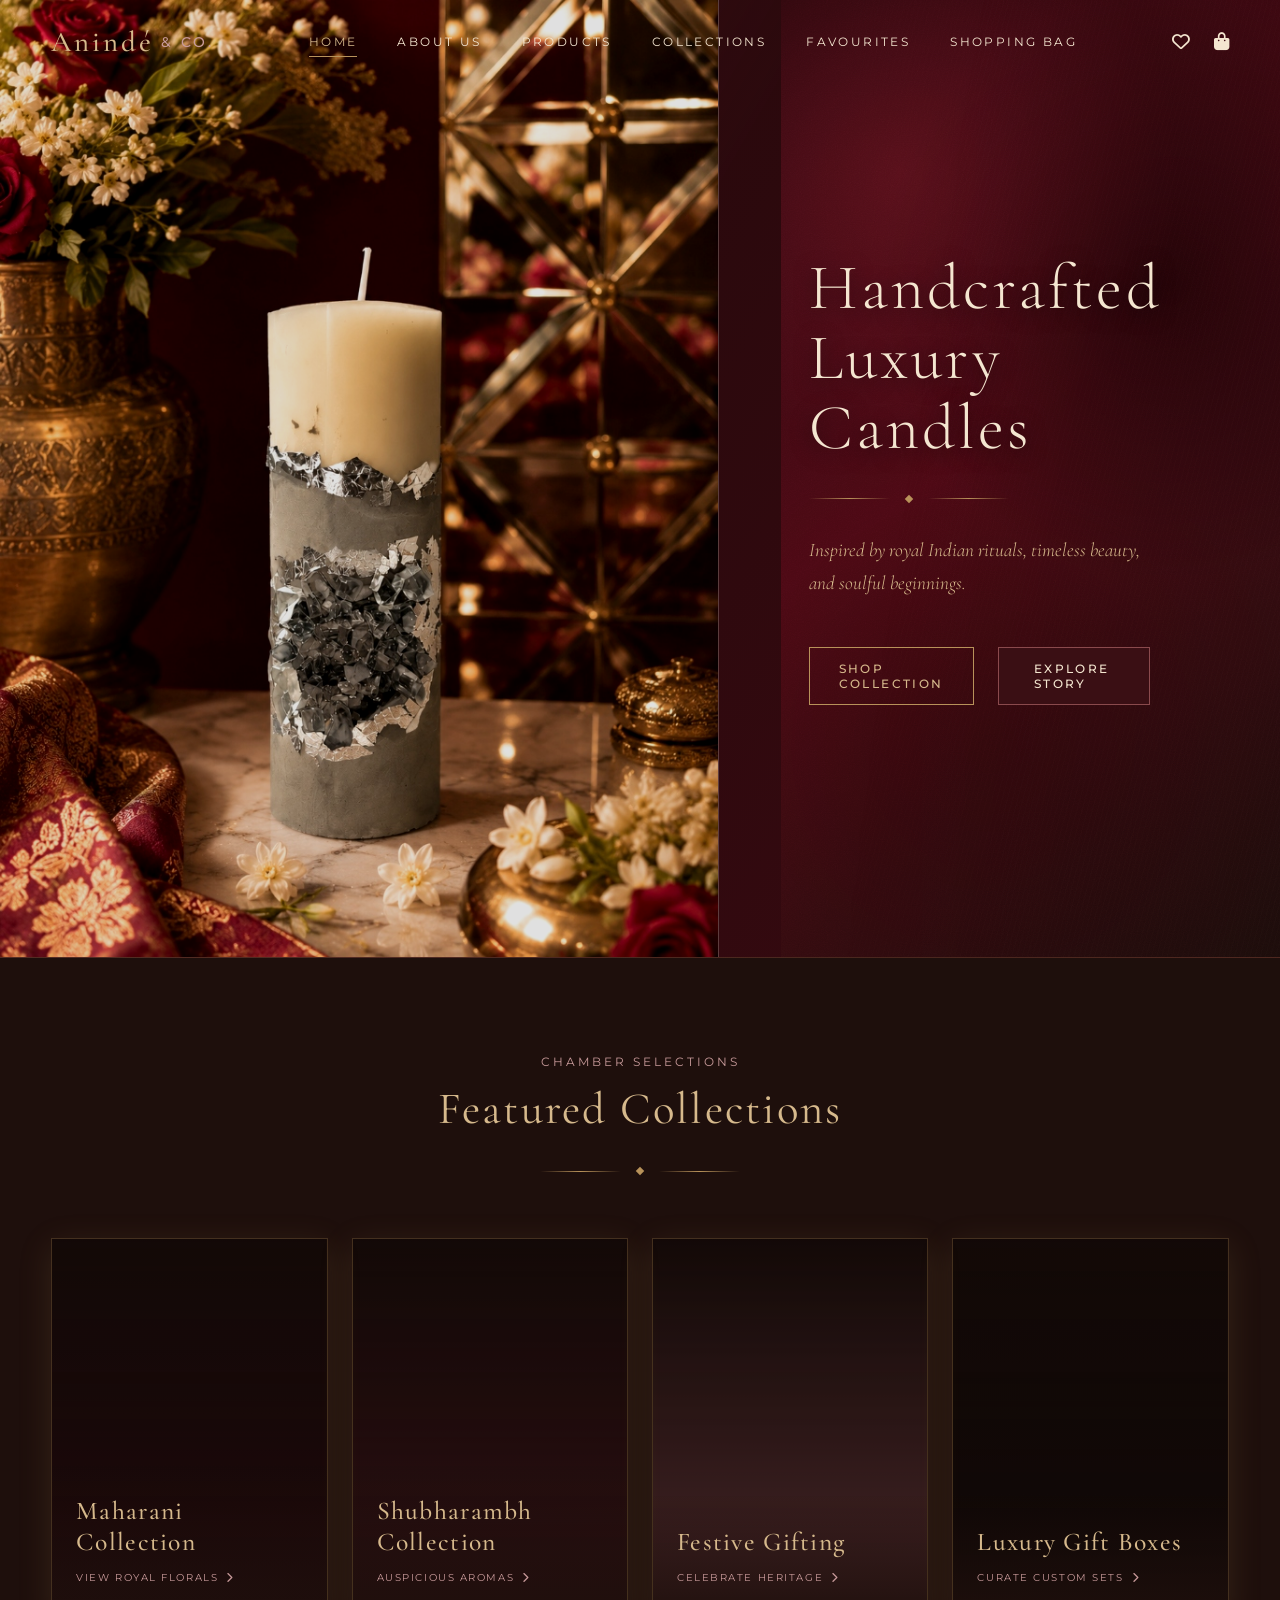
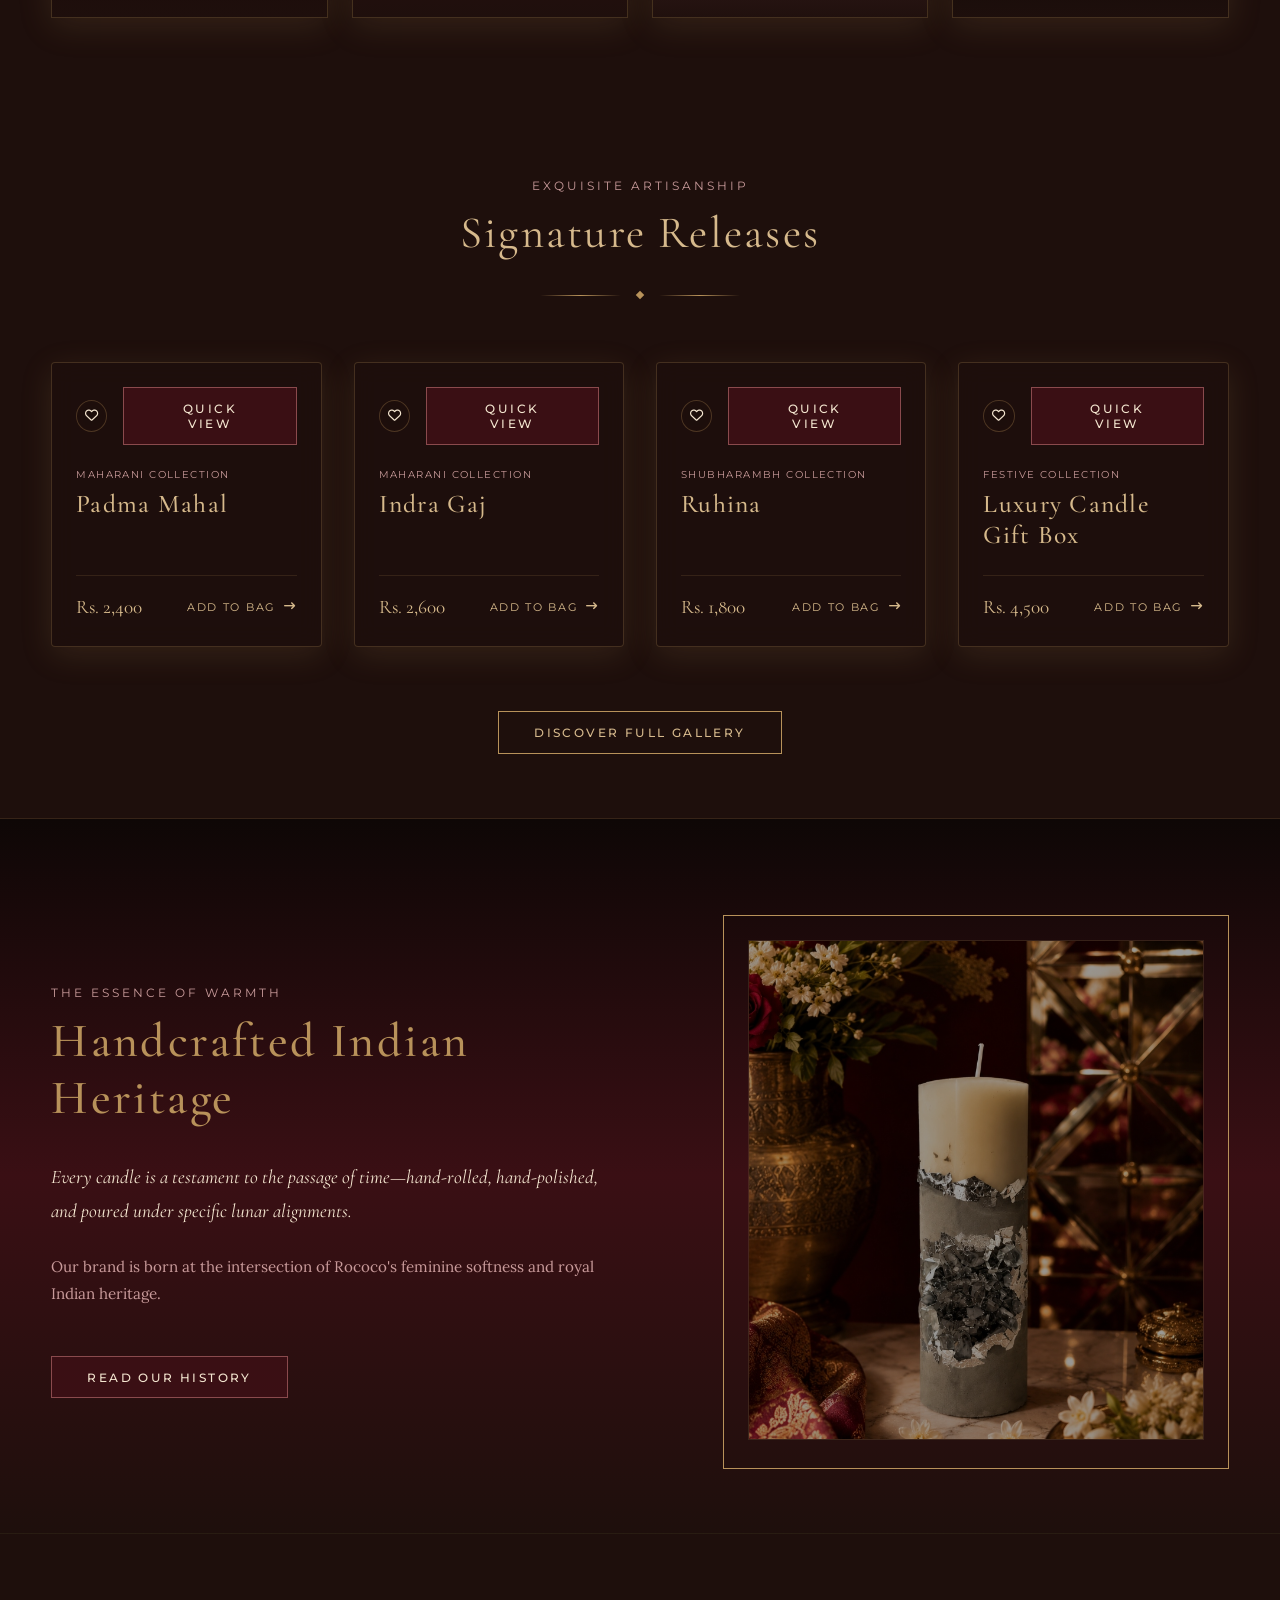
<file: index.html>
<!DOCTYPE html>
<html lang="en">
<head>
  <meta charset="UTF-8">
  <meta name="viewport" content="width=device-width, initial-scale=1.0">
  <meta name="description" content="Handcrafted Luxury Candles inspired by royal Indian heritage, Rococo aesthetics, and soulful beginnings. Experience the dark romantic sensory ambiance of premium gifting.">
  <title>Handcrafted Luxury Candles | Ancient Heritage & Romantic Rituals</title>

  <link rel="stylesheet" href="https://cdnjs.cloudflare.com/ajax/libs/font-awesome/6.4.0/css/all.min.css">
  <link rel="stylesheet" href="frontend/css/style.css">
</head>
<body>

  <nav class="luxury-navbar" id="navbar">
    <div class="nav-container">
      <a href="index.html" class="navbar-logo" id="nav-logo">
        Anindé <span>& Co.</span>
      </a>

      <div class="navbar-menu" id="navbar-menu">
        <a href="index.html" class="navbar-item active" id="nav-home">Home</a>
        <a href="frontend/html/about.html" class="navbar-item" id="nav-about">About Us</a>
        <a href="frontend/html/products.html" class="navbar-item" id="nav-products">Products</a>
        <a href="frontend/html/products.html?category=Festive Collection" class="navbar-item" id="nav-collections">Collections</a>
        <a href="frontend/html/wishlist.html" class="navbar-item" id="nav-wishlist">Favourites</a>
        <a href="frontend/html/cart.html" class="navbar-item" id="nav-bag">Shopping Bag</a>
      </div>

      <div class="navbar-icons">
        <a href="frontend/html/wishlist.html" class="nav-icon-link" aria-label="View Favourites" id="shortcut-wishlist">
          <i class="fa-regular fa-heart"></i>
          <span class="badge-count wishlist-badge" style="display: none;">0</span>
        </a>
        <a href="frontend/html/cart.html" class="nav-icon-link" aria-label="View Shopping Bag" id="shortcut-cart">
          <i class="fa-solid fa-bag-shopping"></i>
          <span class="badge-count cart-badge" style="display: none;">0</span>
        </a>

        <button class="navbar-burger" aria-label="Toggle Navigation Menu" id="mobile-menu-burger">
          <span></span>
          <span></span>
          <span></span>
        </button>
      </div>
    </div>
  </nav>

  <div class="page-container" style="padding-top: 0;">

    <header class="hero-section" id="home-hero">
      <div class="hero-image-panel">
        <img src="frontend/assets/images/candle-hero.jpg" alt="Handcrafted Luxury Pillar Candle" class="hero-bg-media">
      </div>

      <div class="hero-content">
        <h1 class="hero-title font-serif">Handcrafted Luxury Candles</h1>
        <div class="ornament-divider">
          <div class="ornament-line"></div>
          <div class="ornament-diamond"></div>
          <div class="ornament-line"></div>
        </div>
        <p class="hero-subheadline">
          Inspired by royal Indian rituals, timeless beauty, and soulful beginnings.
        </p>
        <div class="hero-buttons">
          <a href="frontend/html/products.html" class="btn btn-primary" id="hero-btn-shop">Shop Collection</a>
          <a href="frontend/html/about.html" class="btn btn-secondary" id="hero-btn-story">Explore Story</a>
        </div>
      </div>
    </header>

    <section class="section-wrapper" id="featured-collections">
      <div class="section-header">
        <span class="section-subtitle">Chamber Selections</span>
        <h2 class="section-title">Featured Collections</h2>
        <div class="ornament-divider">
          <div class="ornament-line"></div>
          <div class="ornament-diamond"></div>
          <div class="ornament-line"></div>
        </div>
      </div>

      <div class="collections-grid">
        <div class="collection-card" id="card-maharani">
          <div class="collection-card-bg" id="col-maharani"></div>
          <div class="collection-card-content">
            <h3 class="collection-card-title font-serif">Maharani Collection</h3>
            <a href="frontend/html/products.html?category=Maharani Collection" class="collection-card-link">
              View Royal Florals <i class="fa-solid fa-chevron-right"></i>
            </a>
          </div>
        </div>

        <div class="collection-card" id="card-shubharambh">
          <div class="collection-card-bg" id="col-shubharambh"></div>
          <div class="collection-card-content">
            <h3 class="collection-card-title font-serif">Shubharambh Collection</h3>
            <a href="frontend/html/products.html?category=Shubharambh Collection" class="collection-card-link">
              Auspicious Aromas <i class="fa-solid fa-chevron-right"></i>
            </a>
          </div>
        </div>

        <div class="collection-card" id="card-festive">
          <div class="collection-card-bg" id="col-festive"></div>
          <div class="collection-card-content">
            <h3 class="collection-card-title font-serif">Festive Gifting</h3>
            <a href="frontend/html/products.html?category=Festive Collection" class="collection-card-link">
              Celebrate Heritage <i class="fa-solid fa-chevron-right"></i>
            </a>
          </div>
        </div>

        <div class="collection-card" id="card-boxes">
          <div class="collection-card-bg" id="col-boxes"></div>
          <div class="collection-card-content">
            <h3 class="collection-card-title font-serif">Luxury Gift Boxes</h3>
            <a href="frontend/html/products.html?subcategory=Gift Boxes" class="collection-card-link">
              Curate Custom Sets <i class="fa-solid fa-chevron-right"></i>
            </a>
          </div>
        </div>
      </div>
    </section>

    <section class="section-wrapper" id="featured-products">
      <div class="section-header">
        <span class="section-subtitle">Exquisite Artisanship</span>
        <h2 class="section-title">Signature Releases</h2>
        <div class="ornament-divider">
          <div class="ornament-line"></div>
          <div class="ornament-diamond"></div>
          <div class="ornament-line"></div>
        </div>
      </div>

      <div class="products-layout-grid" id="featured-products-container"></div>

      <div class="text-center" style="margin-top: 4rem;">
        <a href="frontend/html/products.html" class="btn btn-primary" id="btn-discover-all">Discover Full Gallery</a>
      </div>
    </section>

    <section class="brand-story-section section-wrapper" id="brand-story">
      <div class="story-grid">
        <div class="story-content">
          <div class="story-header">
            <span class="section-subtitle" style="text-align: left; display: block;">The Essence of Warmth</span>
            <h2 class="story-title font-serif">Handcrafted Indian Heritage</h2>
          </div>
          <p class="story-lead">
            Every candle is a testament to the passage of time—hand-rolled, hand-polished, and poured under specific lunar alignments.
          </p>
          <p class="story-text">
            Our brand is born at the intersection of Rococo's feminine softness and royal Indian heritage.
          </p>
          <a href="frontend/html/about.html" class="btn btn-secondary" style="margin-top: 1.5rem;" id="btn-read-history">Read Our History</a>
        </div>

        <div class="story-image-card">
          <img src="frontend/assets/images/candle-hero.jpg" alt="Wax Pouring Ritual Image">
        </div>
      </div>
    </section>

  </div>

  <script src="frontend/js/products.js"></script>
  <script src="frontend/js/cart.js"></script>
  <script src="frontend/js/wishlist.js"></script>
  <script src="frontend/js/catalog.js"></script>
  <script src="frontend/js/app.js"></script>
</body>
</html>
</file>
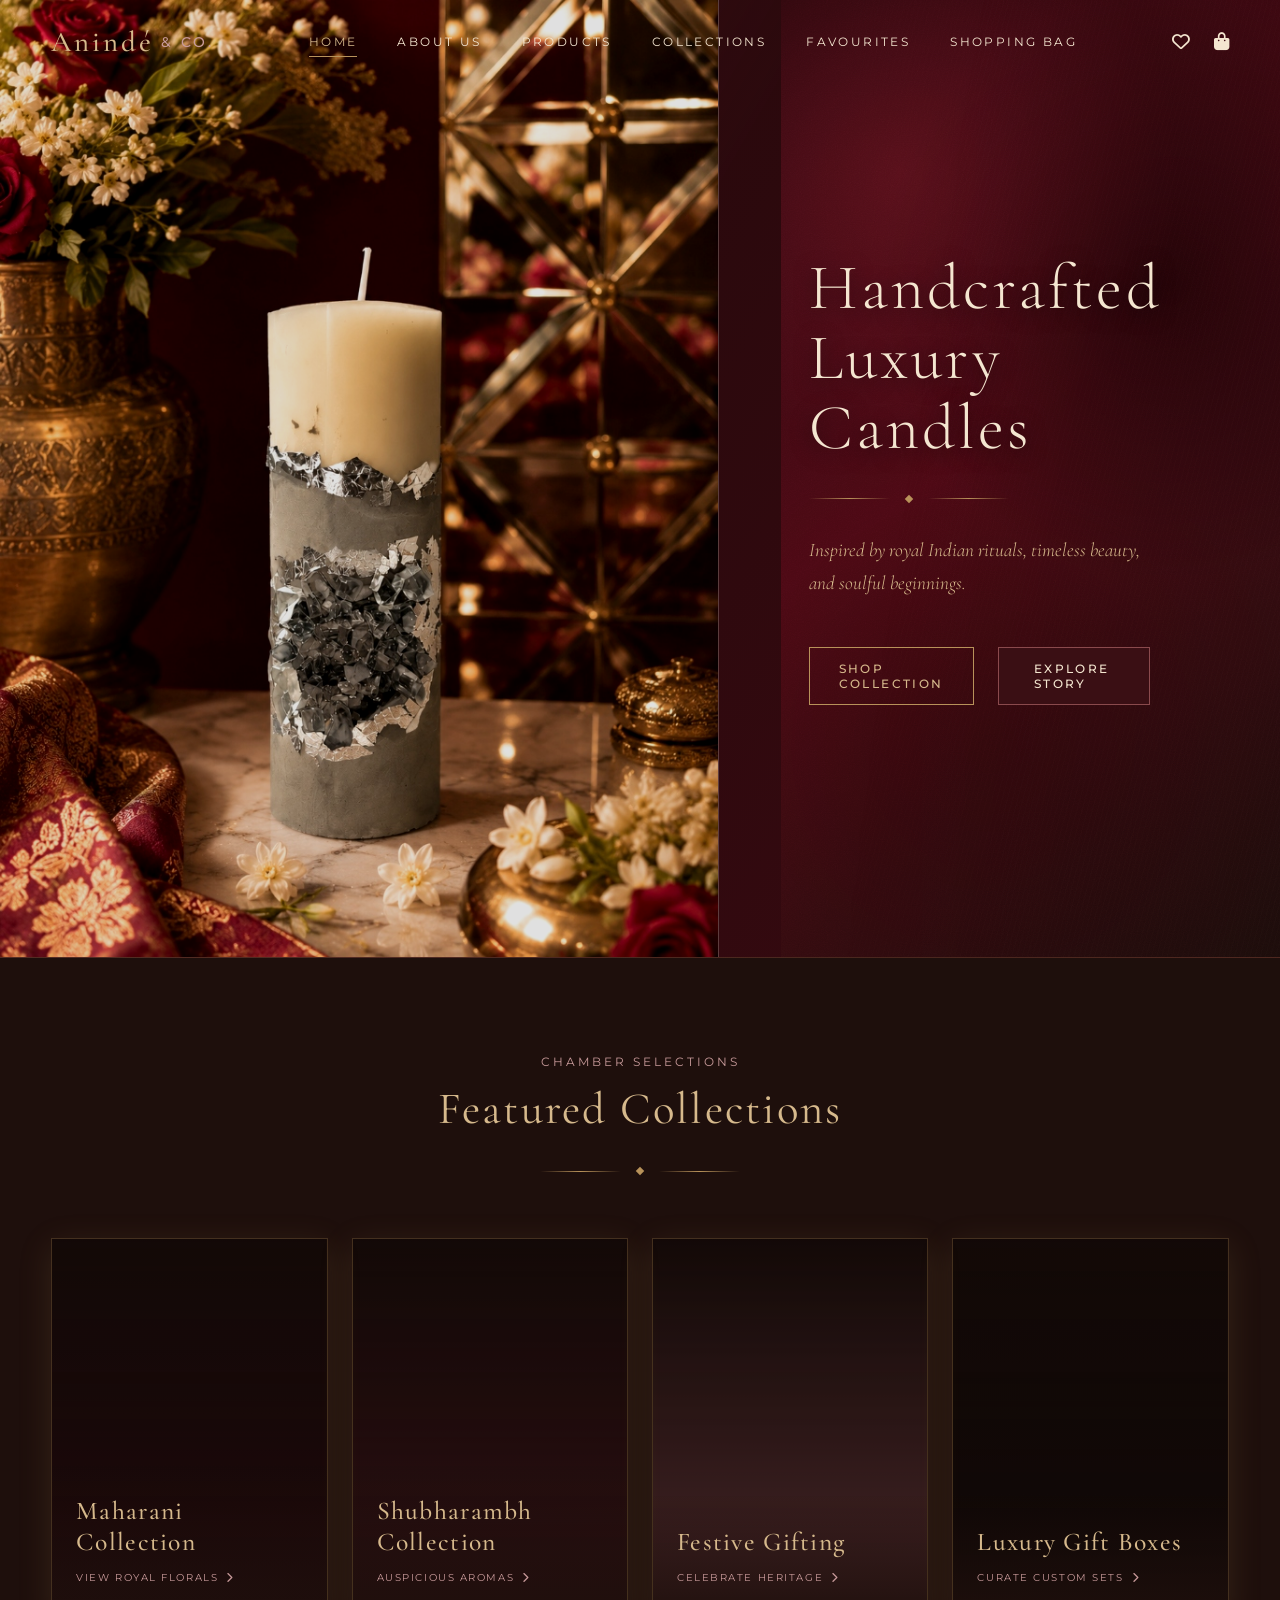
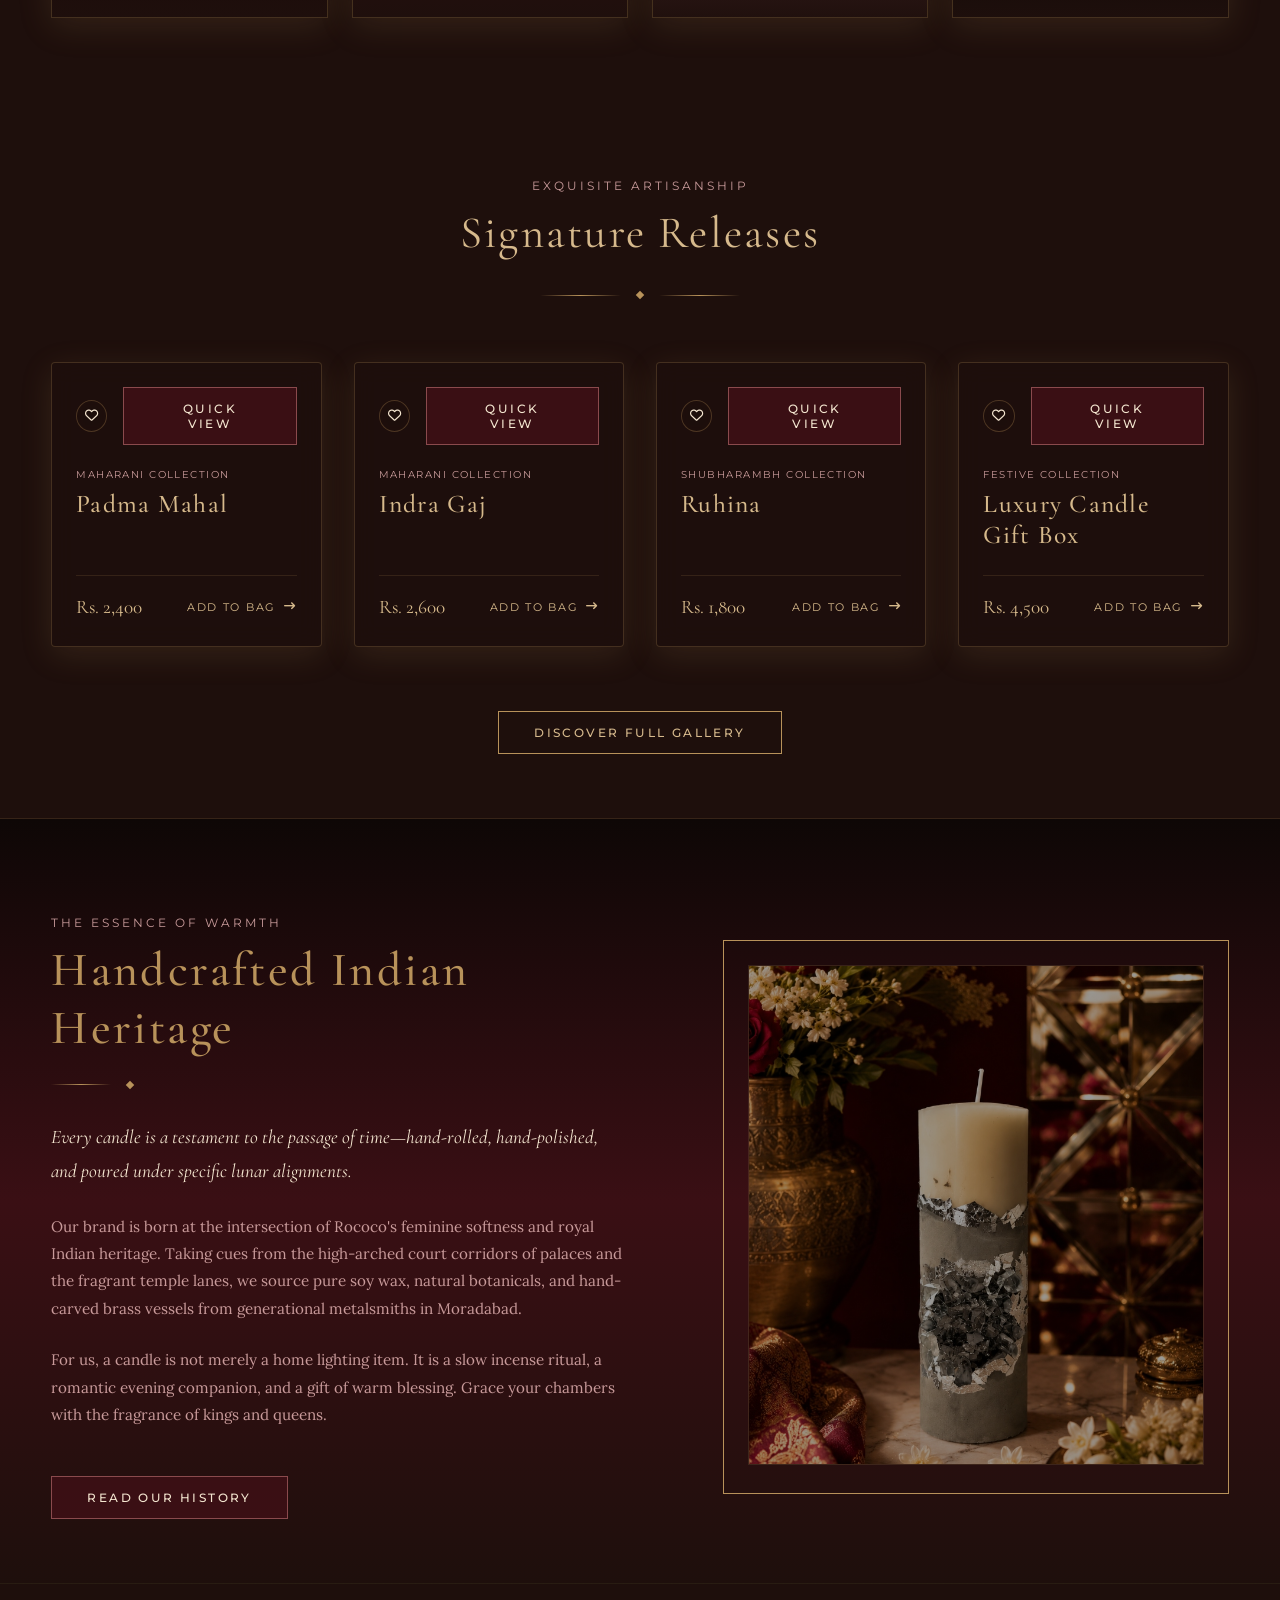
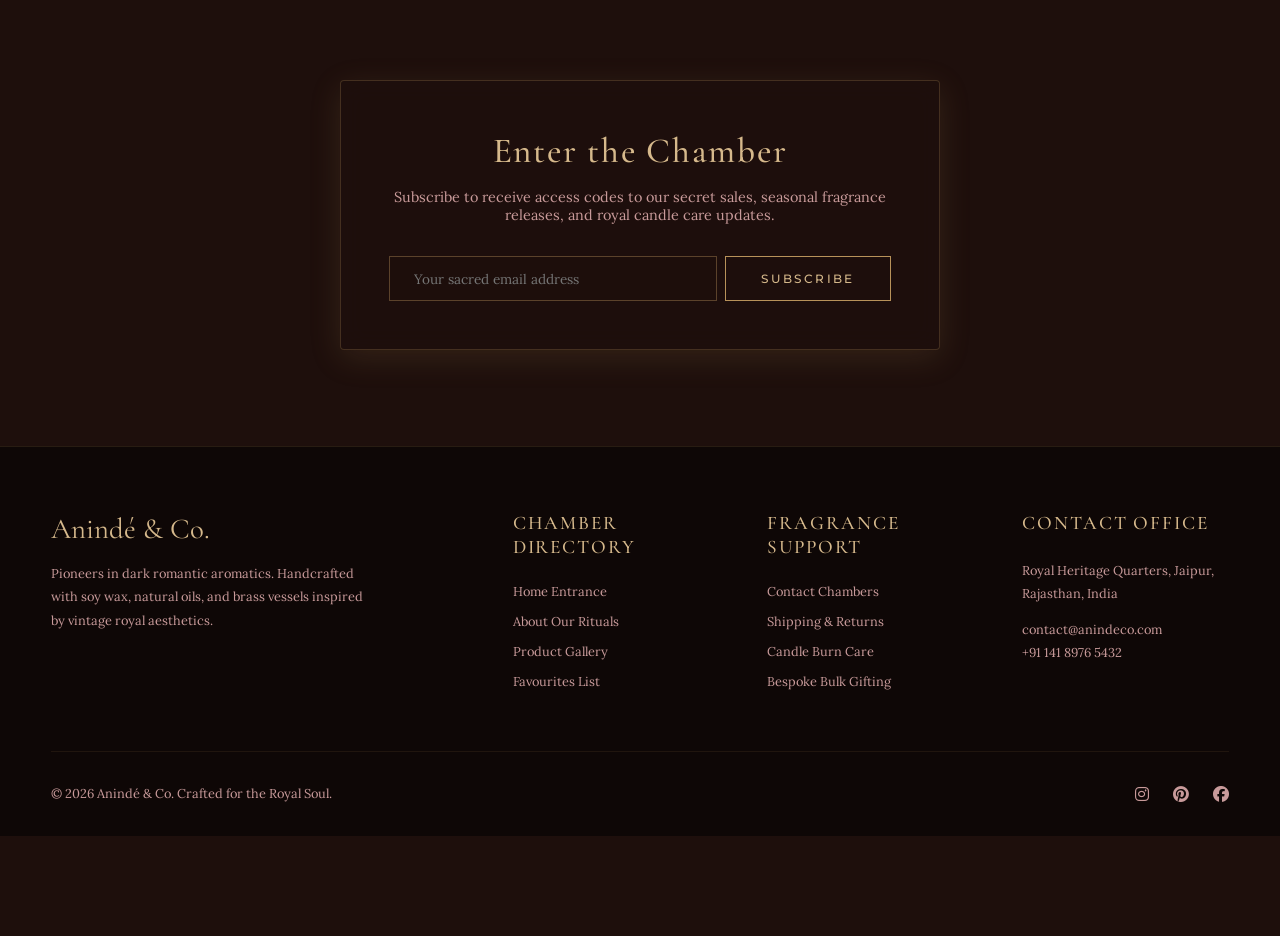
<file: frontend/html/index.html>
<!DOCTYPE html>
<html lang="en">
<head>
  <meta charset="UTF-8">
  <meta name="viewport" content="width=device-width, initial-scale=1.0">
  <meta name="description" content="Handcrafted Luxury Candles inspired by royal Indian heritage, Rococo aesthetics, and soulful beginnings. Experience the dark romantic sensory ambiance of premium gifting.">
  <title>Handcrafted Luxury Candles | Ancient Heritage & Romantic Rituals</title>
  
  <!-- FontAwesome Icons -->
  <link rel="stylesheet" href="https://cdnjs.cloudflare.com/ajax/libs/font-awesome/6.4.0/css/all.min.css">
  
  <!-- Stylesheet Link -->
  <link rel="stylesheet" href="../css/style.css">
</head>
<body>

  <!-- GLOBAL STICKY LUXURY NAVBAR -->
  <nav class="luxury-navbar" id="navbar">
    <div class="nav-container">
      <!-- Logo -->
      <a href="index.html" class="navbar-logo" id="nav-logo">
        Anindé <span>& Co.</span>
      </a>

      <!-- Menu Items (Right) -->
      <div class="navbar-menu" id="navbar-menu">
        <a href="index.html" class="navbar-item active" id="nav-home">Home</a>
        <a href="about.html" class="navbar-item" id="nav-about">About Us</a>
        <a href="products.html" class="navbar-item" id="nav-products">Products</a>
        <a href="products.html?category=Festive Collection" class="navbar-item" id="nav-collections">Collections</a>
        <a href="wishlist.html" class="navbar-item" id="nav-wishlist">Favourites</a>
        <a href="cart.html" class="navbar-item" id="nav-bag">Shopping Bag</a>
      </div>

      <!-- Icons (Cart & Wishlist Shortcut) -->
      <div class="navbar-icons">
        <a href="wishlist.html" class="nav-icon-link" aria-label="View Favourites" id="shortcut-wishlist">
          <i class="fa-regular fa-heart"></i>
          <span class="badge-count wishlist-badge" style="display: none;">0</span>
        </a>
        <a href="cart.html" class="nav-icon-link" aria-label="View Shopping Bag" id="shortcut-cart">
          <i class="fa-solid fa-bag-shopping"></i>
          <span class="badge-count cart-badge" style="display: none;">0</span>
        </a>
        <!-- Mobile Toggle Burger -->
        <button class="navbar-burger" aria-label="Toggle Navigation Menu" id="mobile-menu-burger">
          <span></span>
          <span></span>
          <span></span>
        </button>
      </div>
    </div>
  </nav>

  <!-- MAIN HOMEPAGE WRAPPER -->
  <div class="page-container" style="padding-top: 0;">
    
    <!-- 1. HERO SECTION -->
    <header class="hero-section" id="home-hero">
      <div class="hero-image-panel">
        <img src="../assets/images/candle-hero.jpg" alt="Handcrafted Luxury Pillar Candle" class="hero-bg-media">
      </div>

      <div class="hero-content">
        <h1 class="hero-title font-serif">Handcrafted Luxury Candles</h1>
        <div class="ornament-divider">
          <div class="ornament-line"></div>
          <div class="ornament-diamond"></div>
          <div class="ornament-line"></div>
        </div>
        <p class="hero-subheadline">
          Inspired by royal Indian rituals, timeless beauty, and soulful beginnings.
        </p>
        <div class="hero-buttons">
          <a href="products.html" class="btn btn-primary" id="hero-btn-shop">Shop Collection</a>
          <a href="about.html" class="btn btn-secondary" id="hero-btn-story">Explore Story</a>
        </div>
      </div>
    </header>

    <!-- 2. FEATURED COLLECTIONS SECTION -->
    <section class="section-wrapper" id="featured-collections">
      <div class="section-header">
        <span class="section-subtitle">Chamber Selections</span>
        <h2 class="section-title">Featured Collections</h2>
        <div class="ornament-divider">
          <div class="ornament-line"></div>
          <div class="ornament-diamond"></div>
          <div class="ornament-line"></div>
        </div>
      </div>

      <div class="collections-grid">
        <!-- Maharani Card -->
        <div class="collection-card" id="card-maharani">
          <div class="collection-card-bg" id="col-maharani"></div>
          <div class="collection-card-content">
            <h3 class="collection-card-title font-serif">Maharani Collection</h3>
            <a href="products.html?category=Maharani Collection" class="collection-card-link">
              View Royal Florals <i class="fa-solid fa-chevron-right"></i>
            </a>
          </div>
        </div>

        <!-- Shubharambh Card -->
        <div class="collection-card" id="card-shubharambh">
          <div class="collection-card-bg" id="col-shubharambh"></div>
          <div class="collection-card-content">
            <h3 class="collection-card-title font-serif">Shubharambh Collection</h3>
            <a href="products.html?category=Shubharambh Collection" class="collection-card-link">
              Auspicious Aromas <i class="fa-solid fa-chevron-right"></i>
            </a>
          </div>
        </div>

        <!-- Festive Gifting Card -->
        <div class="collection-card" id="card-festive">
          <div class="collection-card-bg" id="col-festive"></div>
          <div class="collection-card-content">
            <h3 class="collection-card-title font-serif">Festive Gifting</h3>
            <a href="products.html?category=Festive Collection" class="collection-card-link">
              Celebrate Heritage <i class="fa-solid fa-chevron-right"></i>
            </a>
          </div>
        </div>

        <!-- Luxury Gift Boxes Card -->
        <div class="collection-card" id="card-boxes">
          <div class="collection-card-bg" id="col-boxes"></div>
          <div class="collection-card-content">
            <h3 class="collection-card-title font-serif">Luxury Gift Boxes</h3>
            <a href="products.html?subcategory=Gift Boxes" class="collection-card-link">
              Curate Custom Sets <i class="fa-solid fa-chevron-right"></i>
            </a>
          </div>
        </div>
      </div>
    </section>

    <!-- 3. PRODUCT PREVIEW SECTION -->
    <section class="section-wrapper" id="featured-products">
      <div class="section-header">
        <span class="section-subtitle">Exquisite Artisanship</span>
        <h2 class="section-title">Signature Releases</h2>
        <div class="ornament-divider">
          <div class="ornament-line"></div>
          <div class="ornament-diamond"></div>
          <div class="ornament-line"></div>
        </div>
      </div>

      <!-- Injected Dynamically by app.js -->
      <div class="products-layout-grid" id="featured-products-container">
        <!-- Dynamic Cards Inserted Here -->
      </div>

      <div class="text-center" style="margin-top: 4rem;">
        <a href="products.html" class="btn btn-primary" id="btn-discover-all">Discover Full Gallery</a>
      </div>
    </section>

    <!-- 4. BRAND STORY SECTION -->
    <section class="brand-story-section section-wrapper" id="brand-story">
      <div class="story-grid">
        <div class="story-content">
          <div class="story-header">
            <span class="section-subtitle" style="text-align: left; display: block;">The Essence of Warmth</span>
            <h2 class="story-title font-serif">Handcrafted Indian Heritage</h2>
            <div class="ornament-divider" style="margin: 1.5rem 0; justify-content: flex-start;">
              <div class="ornament-line" style="flex-grow: 0; width: 60px;"></div>
              <div class="ornament-diamond"></div>
            </div>
          </div>
          <p class="story-lead">
            Every candle is a testament to the passage of time—hand-rolled, hand-polished, and poured under specific lunar alignments.
          </p>
          <p class="story-text">
            Our brand is born at the intersection of Rococo's feminine softness and royal Indian heritage. Taking cues from the high-arched court corridors of palaces and the fragrant temple lanes, we source pure soy wax, natural botanicals, and hand-carved brass vessels from generational metalsmiths in Moradabad.
          </p>
          <p class="story-text">
            For us, a candle is not merely a home lighting item. It is a slow incense ritual, a romantic evening companion, and a gift of warm blessing. Grace your chambers with the fragrance of kings and queens.
          </p>
          <a href="about.html" class="btn btn-secondary" style="margin-top: 1.5rem;" id="btn-read-history">Read Our History</a>
        </div>
        <div class="story-image-card">
          <!-- Reusing the beautiful candle photo in the brand details -->
          <img src="../assets/images/candle-hero.jpg" alt="Wax Pouring Ritual Image">
        </div>
      </div>
    </section>

    <!-- 5. NEWSLETTER SECTION -->
    <section class="newsletter-section" id="newsletter-chambers">
      <div class="newsletter-box glass-card">
        <h2 class="newsletter-title font-serif">Enter the Chamber</h2>
        <p class="newsletter-desc">
          Subscribe to receive access codes to our secret sales, seasonal fragrance releases, and royal candle care updates.
        </p>
        <form class="newsletter-form" id="newsletter-form-action" onsubmit="event.preventDefault(); alert('You have been granted royal chamber updates.');">
          <input type="email" class="newsletter-input" placeholder="Your sacred email address" required aria-label="Email address">
          <button type="submit" class="btn btn-primary" id="newsletter-submit">Subscribe</button>
        </form>
      </div>
    </section>

  </div>

  <!-- FOOTER -->
  <footer class="luxury-footer">
    <div class="footer-grid">
      <div>
        <div class="footer-logo">Anindé & Co.</div>
        <p class="footer-text">
          Pioneers in dark romantic aromatics. Handcrafted with soy wax, natural oils, and brass vessels inspired by vintage royal aesthetics.
        </p>
      </div>
      <div>
        <h4 class="footer-col-title">Chamber Directory</h4>
        <ul class="footer-links">
          <li><a href="index.html">Home Entrance</a></li>
          <li><a href="about.html">About Our Rituals</a></li>
          <li><a href="products.html">Product Gallery</a></li>
          <li><a href="wishlist.html">Favourites List</a></li>
        </ul>
      </div>
      <div>
        <h4 class="footer-col-title">Fragrance Support</h4>
        <ul class="footer-links">
          <li><a href="contact.html">Contact Chambers</a></li>
          <li><a href="#">Shipping & Returns</a></li>
          <li><a href="#">Candle Burn Care</a></li>
          <li><a href="#">Bespoke Bulk Gifting</a></li>
        </ul>
      </div>
      <div>
        <h4 class="footer-col-title">Contact Office</h4>
        <p class="footer-text" style="margin-bottom: 0.8rem;">
          Royal Heritage Quarters, Jaipur, Rajasthan, India
        </p>
        <p class="footer-text">
          contact@anindeco.com<br>
          +91 141 8976 5432
        </p>
      </div>
    </div>
    <div class="footer-bottom">
      <div>&copy; 2026 Anindé & Co. Crafted for the Royal Soul.</div>
      <div class="social-links">
        <a href="#" aria-label="Instagram"><i class="fa-brands fa-instagram"></i></a>
        <a href="#" aria-label="Pinterest"><i class="fa-brands fa-pinterest"></i></a>
        <a href="#" aria-label="Facebook"><i class="fa-brands fa-facebook"></i></a>
      </div>
    </div>
  </footer>

  <!-- Application Controller -->
  <script src="../js/products.js"></script>
  <script src="../js/cart.js"></script>
  <script src="../js/wishlist.js"></script>
  <script src="../js/catalog.js"></script>
  <script src="../js/app.js"></script>
</body>
</html>
</file>
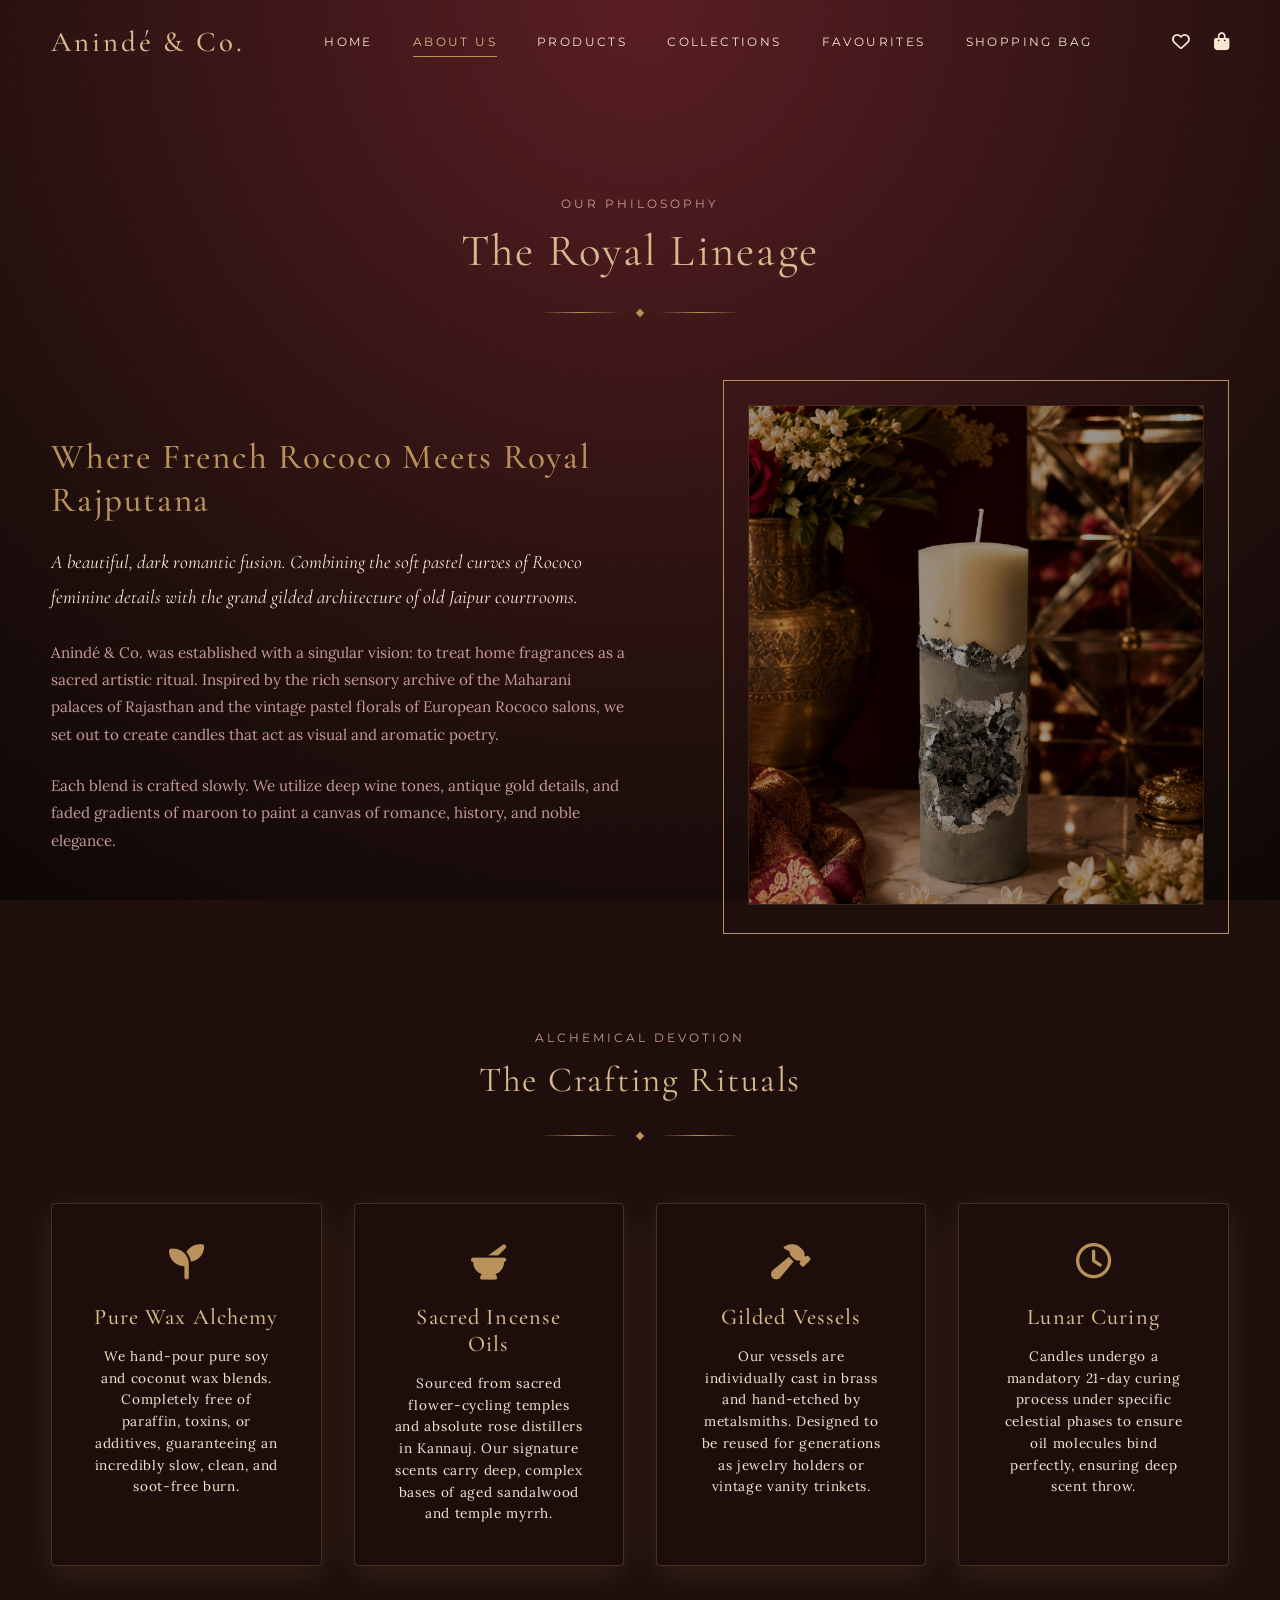
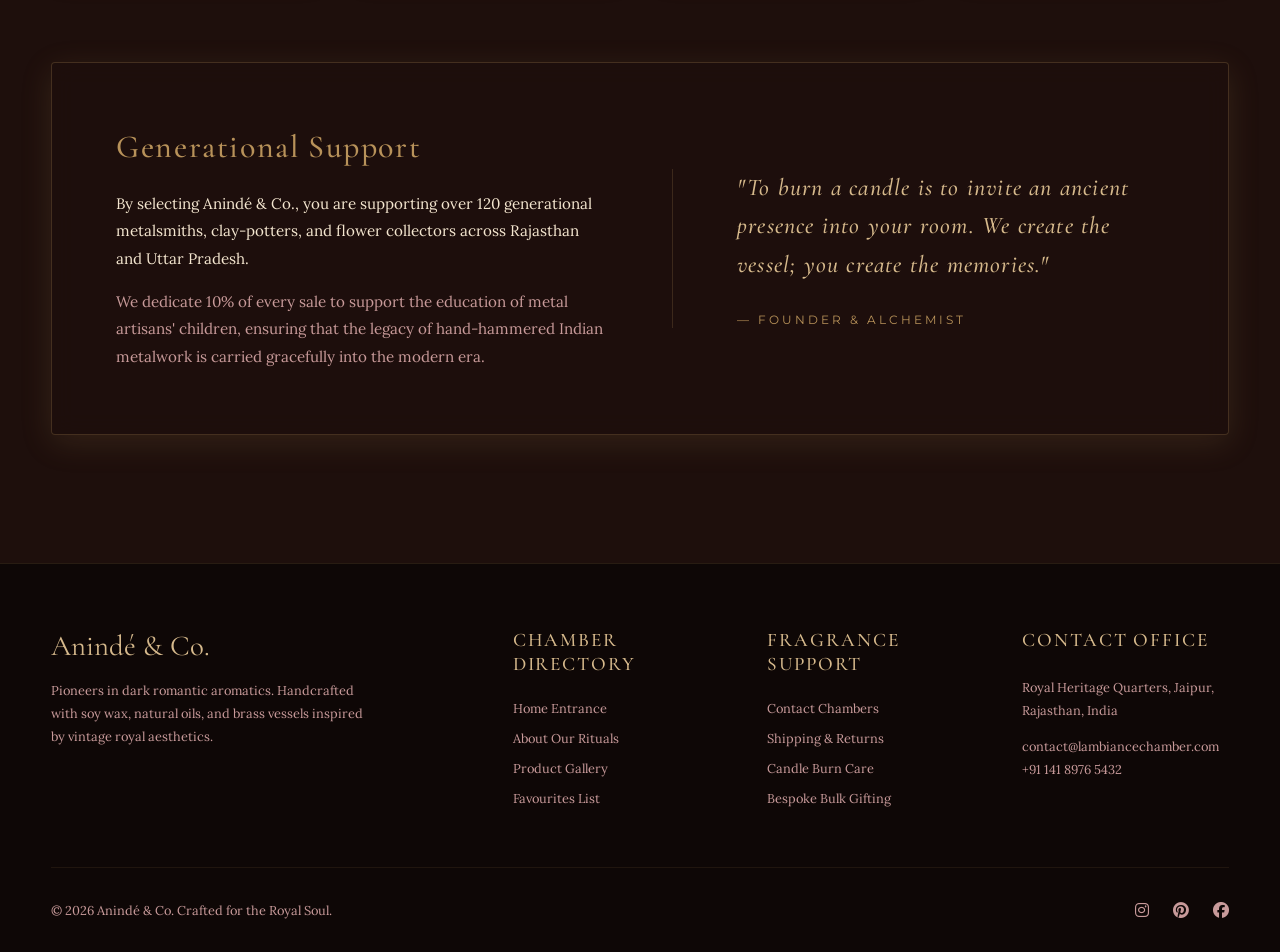
<file: frontend/html/about.html>
<!DOCTYPE html>
<html lang="en">
<head>
  <meta charset="UTF-8">
  <meta name="viewport" content="width=device-width, initial-scale=1.0">
  <meta name="description" content="Discover the origins of our candle brand. A rich tale combining Rococo feminine details with royal Indian heritage, pure soy wax, and copper smithing.">
  <title>About Our Rituals & Story | Anindé & Co.</title>

  <link rel="stylesheet" href="https://cdnjs.cloudflare.com/ajax/libs/font-awesome/6.4.0/css/all.min.css">
  <link rel="stylesheet" href="../css/style.css">
</head>

<body>
  <nav class="luxury-navbar" id="navbar">
    <div class="nav-container">
      <a href="../../index.html" class="navbar-logo" id="nav-logo">Anindé &amp; Co.</a>

      <div class="navbar-menu" id="navbar-menu">
        <a href="../../index.html" class="navbar-item" id="nav-home">Home</a>
        <a href="about.html" class="navbar-item active" id="nav-about">About Us</a>
        <a href="products.html" class="navbar-item" id="nav-products">Products</a>
        <a href="products.html?category=Festive Collection" class="navbar-item" id="nav-collections">Collections</a>
        <a href="wishlist.html" class="navbar-item" id="nav-wishlist">Favourites</a>
        <a href="cart.html" class="navbar-item" id="nav-bag">Shopping Bag</a>
      </div>

      <div class="navbar-icons">
        <a href="wishlist.html" class="nav-icon-link" aria-label="View Favourites" id="shortcut-wishlist">
          <i class="fa-regular fa-heart"></i>
          <span class="badge-count wishlist-badge" style="display: none;">0</span>
        </a>
        <a href="cart.html" class="nav-icon-link" aria-label="View Shopping Bag" id="shortcut-cart">
          <i class="fa-solid fa-bag-shopping"></i>
          <span class="badge-count cart-badge" style="display: none;">0</span>
        </a>
        <button class="navbar-burger" aria-label="Toggle Navigation Menu" id="mobile-menu-burger">
          <span></span><span></span><span></span>
        </button>
      </div>
    </div>
  </nav>

  <div class="page-container">
    <main class="section-wrapper" id="about-us-content">

      <div class="section-header">
        <span class="section-subtitle">Our Philosophy</span>
        <h1 class="section-title">The Royal Lineage</h1>
        <div class="ornament-divider">
          <div class="ornament-line"></div>
          <div class="ornament-diamond"></div>
          <div class="ornament-line"></div>
        </div>
      </div>

      <section class="story-grid" style="margin-bottom: 6rem;">
        <div class="story-content">
          <h2 class="font-serif" style="color: var(--antique-gold); font-size: 2.2rem; margin-bottom: 1.5rem;">
            Where French Rococo Meets Royal Rajputana
          </h2>
          <p class="story-lead">
            A beautiful, dark romantic fusion. Combining the soft pastel curves of Rococo feminine details with the
            grand gilded architecture of old Jaipur courtrooms.
          </p>
          <p class="story-text">
            Anindé & Co. was established with a singular vision: to treat home fragrances as a sacred artistic ritual.
            Inspired by the rich sensory archive of the Maharani palaces of Rajasthan and the vintage pastel florals of
            European Rococo salons, we set out to create candles that act as visual and aromatic poetry.
          </p>
          <p class="story-text">
            Each blend is crafted slowly. We utilize deep wine tones, antique gold details, and faded gradients of
            maroon to paint a canvas of romance, history, and noble elegance.
          </p>
        </div>
        <div class="story-image-card">
          <img src="../assets/images/candle-hero.jpg" alt="Vintage Chamber Candle Setup">
        </div>
      </section>

      <section style="margin-bottom: 6rem;">
        <div class="section-header">
          <span class="section-subtitle">Alchemical Devotion</span>
          <h2 class="section-title" style="font-size: 2.2rem;">The Crafting Rituals</h2>
          <div class="ornament-divider">
            <div class="ornament-line"></div>
            <div class="ornament-diamond"></div>
            <div class="ornament-line"></div>
          </div>
        </div>

        <div class="products-layout-grid">
          <div class="glass-card" style="padding: 2.5rem; text-align: center;">
            <i class="fa-solid fa-seedling" style="font-size: 2.2rem; color: var(--antique-gold); margin-bottom: 1.5rem;"></i>
            <h3 class="font-serif" style="margin-bottom: 1rem; font-size: 1.4rem;">Pure Wax Alchemy</h3>
            <p class="muted-text" style="line-height: 1.6; color: var(--soft-cream); font-size: 0.85rem;">
              We hand-pour pure soy and coconut wax blends. Completely free of paraffin, toxins, or additives,
              guaranteeing an incredibly slow, clean, and soot-free burn.
            </p>
          </div>

          <div class="glass-card" style="padding: 2.5rem; text-align: center;">
            <i class="fa-solid fa-mortar-pestle" style="font-size: 2.2rem; color: var(--antique-gold); margin-bottom: 1.5rem;"></i>
            <h3 class="font-serif" style="margin-bottom: 1rem; font-size: 1.4rem;">Sacred Incense Oils</h3>
            <p class="muted-text" style="line-height: 1.6; color: var(--soft-cream); font-size: 0.85rem;">
              Sourced from sacred flower-cycling temples and absolute rose distillers in Kannauj. Our signature scents
              carry deep, complex bases of aged sandalwood and temple myrrh.
            </p>
          </div>

          <div class="glass-card" style="padding: 2.5rem; text-align: center;">
            <i class="fa-solid fa-hammer" style="font-size: 2.2rem; color: var(--antique-gold); margin-bottom: 1.5rem;"></i>
            <h3 class="font-serif" style="margin-bottom: 1rem; font-size: 1.4rem;">Gilded Vessels</h3>
            <p class="muted-text" style="line-height: 1.6; color: var(--soft-cream); font-size: 0.85rem;">
              Our vessels are individually cast in brass and hand-etched by metalsmiths. Designed to be reused for
              generations as jewelry holders or vintage vanity trinkets.
            </p>
          </div>

          <div class="glass-card" style="padding: 2.5rem; text-align: center;">
            <i class="fa-regular fa-clock" style="font-size: 2.2rem; color: var(--antique-gold); margin-bottom: 1.5rem;"></i>
            <h3 class="font-serif" style="margin-bottom: 1rem; font-size: 1.4rem;">Lunar Curing</h3>
            <p class="muted-text" style="line-height: 1.6; color: var(--soft-cream); font-size: 0.85rem;">
              Candles undergo a mandatory 21-day curing process under specific celestial phases to ensure oil molecules
              bind perfectly, ensuring deep scent throw.
            </p>
          </div>
        </div>
      </section>

      <section class="glass-card" style="padding: 4rem; display: grid; grid-template-columns: 1fr 1fr; gap: 4rem; align-items: center; margin-bottom: 4rem;">
        <div>
          <h3 class="font-serif" style="font-size: 2rem; color: var(--antique-gold); margin-bottom: 1.5rem;">Generational Support</h3>
          <p style="font-size: 0.95rem; line-height: 1.8; color: var(--soft-cream); margin-bottom: 1rem;">
            By selecting Anindé & Co., you are supporting over 120 generational metalsmiths, clay-potters, and flower
            collectors across Rajasthan and Uttar Pradesh.
          </p>
          <p style="font-size: 0.95rem; line-height: 1.8; color: var(--blush-pink);">
            We dedicate 10% of every sale to support the education of metal artisans' children, ensuring that the legacy
            of hand-hammered Indian metalwork is carried gracefully into the modern era.
          </p>
        </div>
        <div style="border-left: 1px solid rgba(184, 146, 90, 0.2); padding-left: 4rem;">
          <blockquote class="font-serif" style="font-size: 1.5rem; font-style: italic; color: var(--warm-beige); line-height: 1.6; margin-bottom: 1.5rem;">
            "To burn a candle is to invite an ancient presence into your room. We create the vessel; you create the memories."
          </blockquote>
          <span style="font-family: var(--font-sans); font-size: 0.75rem; letter-spacing: 0.25em; text-transform: uppercase; color: var(--antique-gold);">
            — Founder & Alchemist
          </span>
        </div>
      </section>

    </main>
  </div>

  <footer class="luxury-footer">
    <div class="footer-grid">
      <div>
        <div class="footer-logo">Anindé & Co.</div>
        <p class="footer-text">
          Pioneers in dark romantic aromatics. Handcrafted with soy wax, natural oils, and brass vessels inspired by vintage royal aesthetics.
        </p>
      </div>
      <div>
        <h4 class="footer-col-title">Chamber Directory</h4>
        <ul class="footer-links">
          <li><a href="../../index.html">Home Entrance</a></li>
          <li><a href="about.html">About Our Rituals</a></li>
          <li><a href="products.html">Product Gallery</a></li>
          <li><a href="wishlist.html">Favourites List</a></li>
        </ul>
      </div>
      <div>
        <h4 class="footer-col-title">Fragrance Support</h4>
        <ul class="footer-links">
          <li><a href="contact.html">Contact Chambers</a></li>
          <li><a href="#">Shipping & Returns</a></li>
          <li><a href="#">Candle Burn Care</a></li>
          <li><a href="#">Bespoke Bulk Gifting</a></li>
        </ul>
      </div>
      <div>
        <h4 class="footer-col-title">Contact Office</h4>
        <p class="footer-text" style="margin-bottom: 0.8rem;">Royal Heritage Quarters, Jaipur, Rajasthan, India</p>
        <p class="footer-text">
          contact@lambiancechamber.com<br>
          +91 141 8976 5432
        </p>
      </div>
    </div>
    <div class="footer-bottom">
      <div>&copy; 2026 Anindé & Co. Crafted for the Royal Soul.</div>
      <div class="social-links">
        <a href="#" aria-label="Instagram"><i class="fa-brands fa-instagram"></i></a>
        <a href="#" aria-label="Pinterest"><i class="fa-brands fa-pinterest"></i></a>
        <a href="#" aria-label="Facebook"><i class="fa-brands fa-facebook"></i></a>
      </div>
    </div>
  </footer>

  <script src="../js/products.js"></script>
  <script src="../js/cart.js"></script>
  <script src="../js/wishlist.js"></script>
  <script src="../js/catalog.js"></script>
  <script src="../js/app.js"></script>
</body>
</html>
</file>
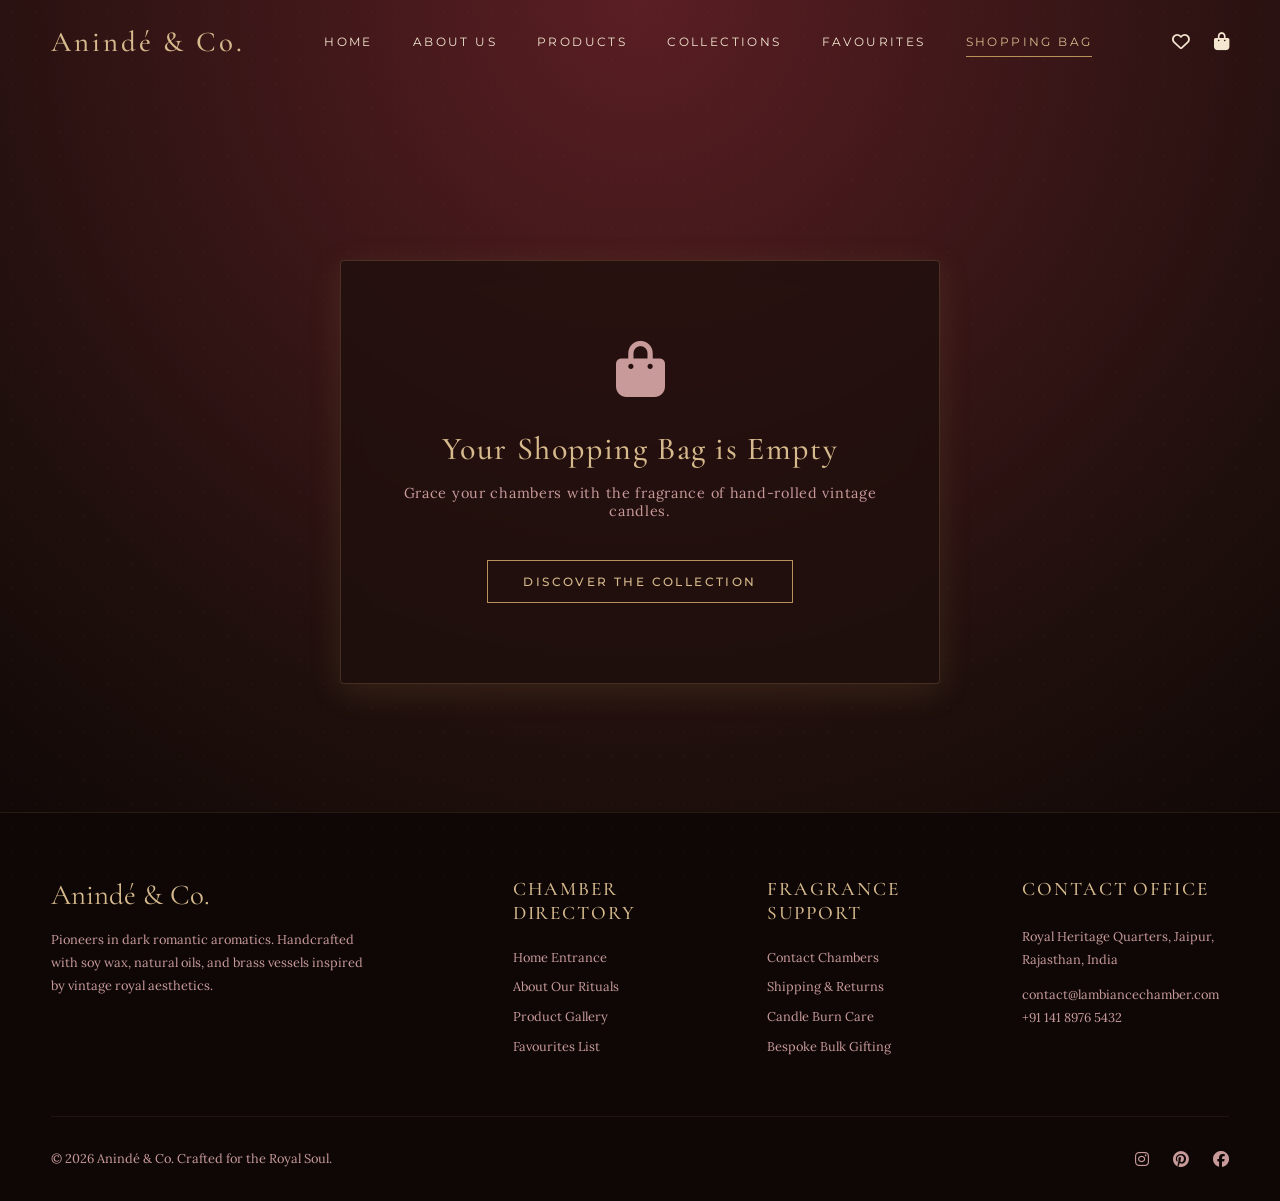
<file: frontend/html/cart.html>
<!DOCTYPE html>
<html lang="en">

<head>
  <meta charset="UTF-8">
  <meta name="viewport" content="width=device-width, initial-scale=1.0">
  <meta name="description"
    content="View items in your shopping bag. Manage quantities, check totals and proceed to secure checkout for premium handcrafted candles.">
  <title>Shopping Bag | Anindé & Co.</title>

  <link rel="stylesheet" href="https://cdnjs.cloudflare.com/ajax/libs/font-awesome/6.4.0/css/all.min.css">
  <link rel="stylesheet" href="../css/style.css">
</head>

<body>

  <nav class="luxury-navbar" id="navbar">
    <div class="nav-container">
      <a href="../../index.html" class="navbar-logo" id="nav-logo">
        Anindé &amp; Co.
      </a>

      <div class="navbar-menu" id="navbar-menu">
        <a href="../../index.html" class="navbar-item" id="nav-home">Home</a>
        <a href="about.html" class="navbar-item" id="nav-about">About Us</a>
        <a href="products.html" class="navbar-item" id="nav-products">Products</a>
        <a href="products.html?category=Festive Collection" class="navbar-item" id="nav-collections">Collections</a>
        <a href="wishlist.html" class="navbar-item" id="nav-wishlist">Favourites</a>
        <a href="cart.html" class="navbar-item active" id="nav-bag">Shopping Bag</a>
      </div>

      <div class="navbar-icons">
        <a href="wishlist.html" class="nav-icon-link" aria-label="View Favourites" id="shortcut-wishlist">
          <i class="fa-regular fa-heart"></i>
          <span class="badge-count wishlist-badge" style="display: none;">0</span>
        </a>

        <a href="cart.html" class="nav-icon-link" aria-label="View Shopping Bag" id="shortcut-cart">
          <i class="fa-solid fa-bag-shopping"></i>
          <span class="badge-count cart-badge" style="display: none;">0</span>
        </a>

        <button class="navbar-burger" aria-label="Toggle Navigation Menu" id="mobile-menu-burger">
          <span></span>
          <span></span>
          <span></span>
        </button>
      </div>
    </div>
  </nav>

  <div class="page-container">
    <main class="section-wrapper" id="cart-page-content-wrapper">
      <div class="text-center" style="padding: 5rem 0;">
        <span class="muted-text">Opening your private chamber selection...</span>
      </div>
    </main>
  </div>

  <footer class="luxury-footer">
    <div class="footer-grid">
      <div>
        <div class="footer-logo">Anindé & Co.</div>
        <p class="footer-text">
          Pioneers in dark romantic aromatics. Handcrafted with soy wax, natural oils, and brass vessels inspired by
          vintage royal aesthetics.
        </p>
      </div>

      <div>
        <h4 class="footer-col-title">Chamber Directory</h4>
        <ul class="footer-links">
          <li><a href="../../index.html">Home Entrance</a></li>
          <li><a href="about.html">About Our Rituals</a></li>
          <li><a href="products.html">Product Gallery</a></li>
          <li><a href="wishlist.html">Favourites List</a></li>
        </ul>
      </div>

      <div>
        <h4 class="footer-col-title">Fragrance Support</h4>
        <ul class="footer-links">
          <li><a href="contact.html">Contact Chambers</a></li>
          <li><a href="#">Shipping & Returns</a></li>
          <li><a href="#">Candle Burn Care</a></li>
          <li><a href="#">Bespoke Bulk Gifting</a></li>
        </ul>
      </div>

      <div>
        <h4 class="footer-col-title">Contact Office</h4>
        <p class="footer-text" style="margin-bottom: 0.8rem;">
          Royal Heritage Quarters, Jaipur, Rajasthan, India
        </p>
        <p class="footer-text">
          contact@lambiancechamber.com<br>
          +91 141 8976 5432
        </p>
      </div>
    </div>

    <div class="footer-bottom">
      <div>&copy; 2026 Anindé & Co. Crafted for the Royal Soul.</div>

      <div class="social-links">
        <a href="#" aria-label="Instagram"><i class="fa-brands fa-instagram"></i></a>
        <a href="#" aria-label="Pinterest"><i class="fa-brands fa-pinterest"></i></a>
        <a href="#" aria-label="Facebook"><i class="fa-brands fa-facebook"></i></a>
      </div>
    </div>
  </footer>

  <script src="../js/products.js"></script>
  <script src="../js/cart.js"></script>
  <script src="../js/wishlist.js"></script>
  <script src="../js/catalog.js"></script>
  <script src="../js/app.js"></script>
</body>

</html>
</file>
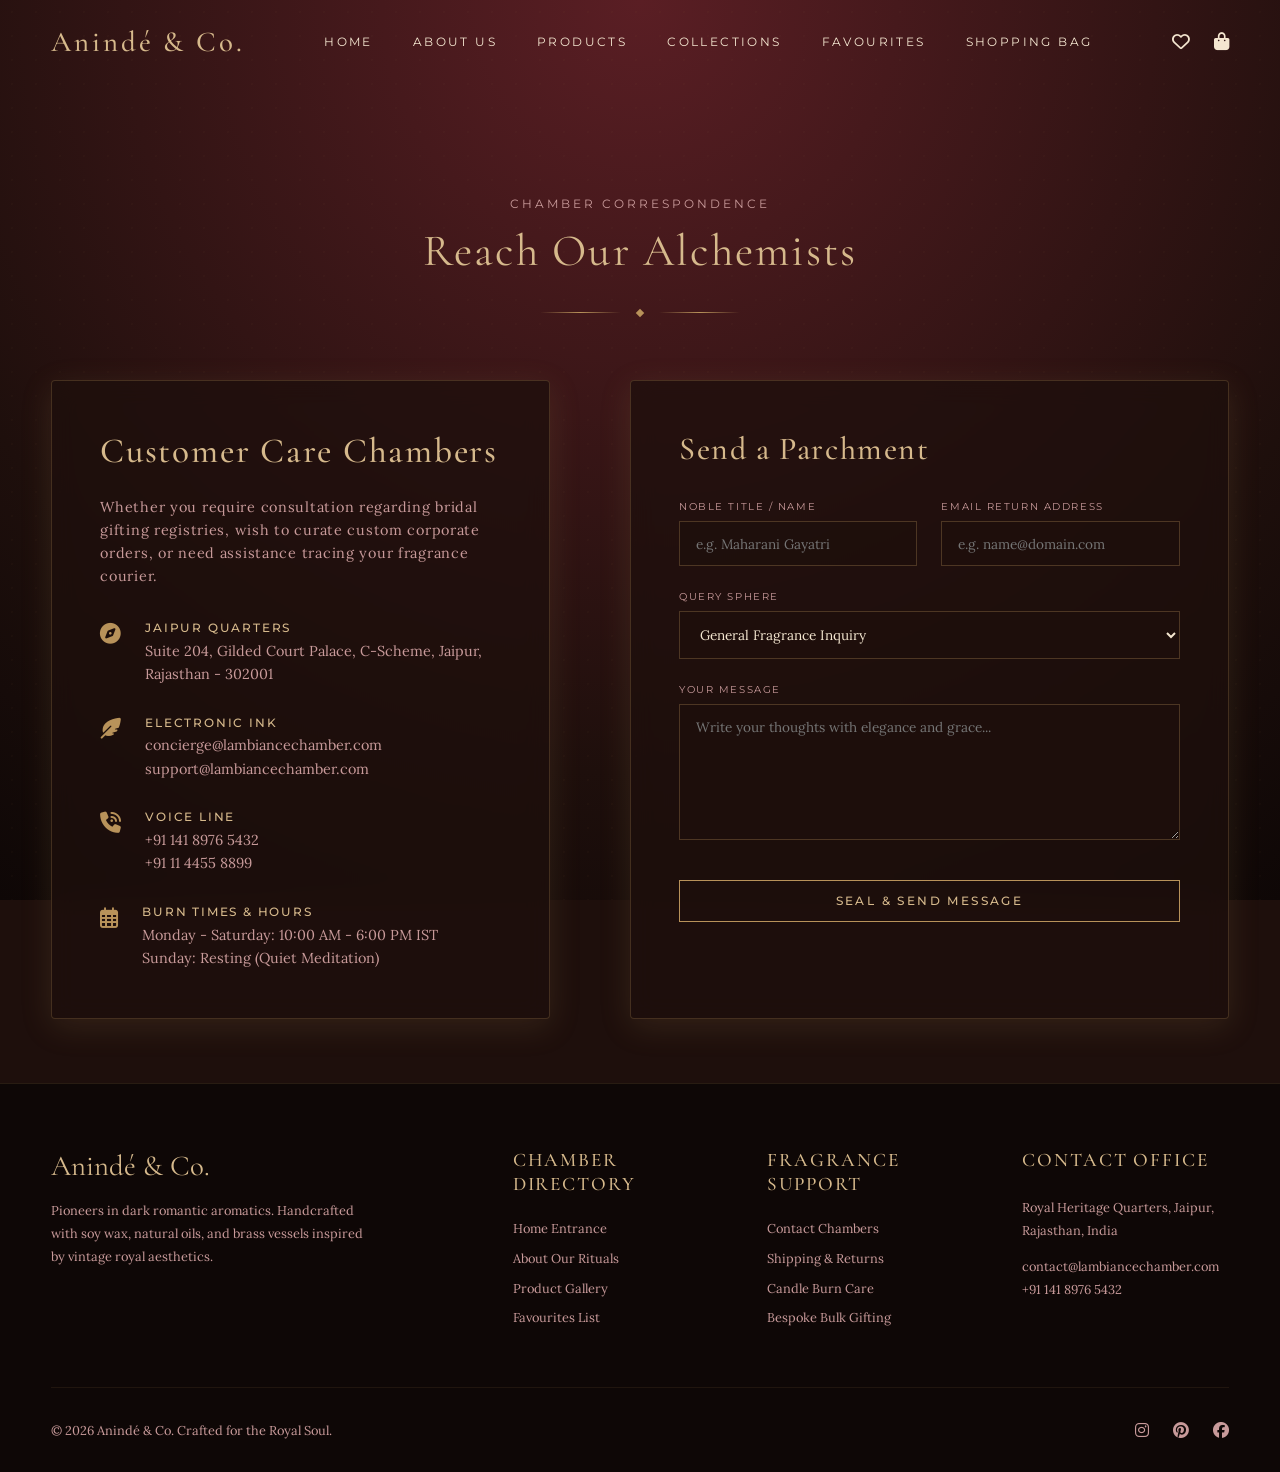
<file: frontend/html/contact.html>
<!DOCTYPE html>
<html lang="en">

<head>
  <meta charset="UTF-8">
  <meta name="viewport" content="width=device-width, initial-scale=1.0">
  <meta name="description"
    content="Reach our fragrance support team. Send queries regarding custom orders, bridal gifting registries, or shipping assistance.">
  <title>Contact the Chambers | Customer Support</title>

  <link rel="stylesheet" href="https://cdnjs.cloudflare.com/ajax/libs/font-awesome/6.4.0/css/all.min.css">
  <link rel="stylesheet" href="../css/style.css">
</head>

<body>

  <nav class="luxury-navbar" id="navbar">
    <div class="nav-container">
      <a href="../../index.html" class="navbar-logo" id="nav-logo">
        Anindé &amp; Co.
      </a>

      <div class="navbar-menu" id="navbar-menu">
        <a href="../../index.html" class="navbar-item" id="nav-home">Home</a>
        <a href="about.html" class="navbar-item" id="nav-about">About Us</a>
        <a href="products.html" class="navbar-item" id="nav-products">Products</a>
        <a href="products.html?category=Festive Collection" class="navbar-item" id="nav-collections">Collections</a>
        <a href="wishlist.html" class="navbar-item" id="nav-wishlist">Favourites</a>
        <a href="cart.html" class="navbar-item" id="nav-bag">Shopping Bag</a>
      </div>

      <div class="navbar-icons">
        <a href="wishlist.html" class="nav-icon-link" aria-label="View Favourites" id="shortcut-wishlist">
          <i class="fa-regular fa-heart"></i>
          <span class="badge-count wishlist-badge" style="display: none;">0</span>
        </a>
        <a href="cart.html" class="nav-icon-link" aria-label="View Shopping Bag" id="shortcut-cart">
          <i class="fa-solid fa-bag-shopping"></i>
          <span class="badge-count cart-badge" style="display: none;">0</span>
        </a>
        <button class="navbar-burger" aria-label="Toggle Navigation Menu" id="mobile-menu-burger">
          <span></span>
          <span></span>
          <span></span>
        </button>
      </div>
    </div>
  </nav>

  <div class="page-container">
    <main class="section-wrapper">

      <div class="section-header">
        <span class="section-subtitle">Chamber Correspondence</span>
        <h1 class="section-title">Reach Our Alchemists</h1>
        <div class="ornament-divider">
          <div class="ornament-line"></div>
          <div class="ornament-diamond"></div>
          <div class="ornament-line"></div>
        </div>
      </div>

      <div class="contact-grid">
        <div class="contact-card-info glass-card">
          <h2 class="contact-info-title font-serif">Customer Care Chambers</h2>
          <p class="muted-text" style="line-height: 1.6; margin-bottom: 2rem;">
            Whether you require consultation regarding bridal gifting registries, wish to curate custom corporate
            orders, or need assistance tracing your fragrance courier.
          </p>

          <div class="contact-channels">
            <div class="contact-channel-item">
              <i class="fa-solid fa-compass channel-icon"></i>
              <div class="channel-details">
                <h4>Jaipur Quarters</h4>
                <p>Suite 204, Gilded Court Palace, C-Scheme, Jaipur, Rajasthan - 302001</p>
              </div>
            </div>

            <div class="contact-channel-item">
              <i class="fa-solid fa-feather-pointed channel-icon"></i>
              <div class="channel-details">
                <h4>Electronic Ink</h4>
                <p>
                  concierge@lambiancechamber.com<br>
                  support@lambiancechamber.com
                </p>
              </div>
            </div>

            <div class="contact-channel-item">
              <i class="fa-solid fa-phone-volume channel-icon"></i>
              <div class="channel-details">
                <h4>Voice Line</h4>
                <p>
                  +91 141 8976 5432<br>
                  +91 11 4455 8899
                </p>
              </div>
            </div>

            <div class="contact-channel-item">
              <i class="fa-regular fa-calendar-days channel-icon"></i>
              <div class="channel-details">
                <h4>Burn Times & Hours</h4>
                <p>Monday - Saturday: 10:00 AM - 6:00 PM IST<br>Sunday: Resting (Quiet Meditation)</p>
              </div>
            </div>
          </div>
        </div>

        <div class="contact-form-widget glass-card">
          <h2 class="form-title font-serif">Send a Parchment</h2>

          <form id="contact-parchment-form"
            onsubmit="event.preventDefault(); alert('Your message has been sealed and sent to the alchemists.'); this.reset();">

            <div class="form-group-row">
              <div class="form-group">
                <label for="contact-name">Noble Title / Name</label>
                <input type="text" id="contact-name" class="form-control" placeholder="e.g. Maharani Gayatri" required>
              </div>
              <div class="form-group">
                <label for="contact-email">Email Return Address</label>
                <input type="email" id="contact-email" class="form-control" placeholder="e.g. name@domain.com" required>
              </div>
            </div>

            <div class="form-group">
              <label for="contact-subject">Query Sphere</label>
              <select id="contact-subject" class="form-control"
                style="background: rgba(30,15,12,0.8); color: var(--soft-cream);" aria-label="Select subject">
                <option value="general">General Fragrance Inquiry</option>
                <option value="gifting">Bespoke Gifting & Weddings</option>
                <option value="shipping">Courier & Chamber Delivery</option>
                <option value="collaborations">Aesthetic Collaborations</option>
              </select>
            </div>

            <div class="form-group">
              <label for="contact-message">Your Message</label>
              <textarea id="contact-message" class="form-control" rows="6"
                placeholder="Write your thoughts with elegance and grace..." required></textarea>
            </div>

            <button type="submit" class="btn btn-primary btn-block" style="margin-top: 1rem;" id="btn-submit-contact">
              Seal & Send Message
            </button>

          </form>
        </div>
      </div>

    </main>
  </div>

  <footer class="luxury-footer">
    <div class="footer-grid">
      <div>
        <div class="footer-logo">Anindé & Co.</div>
        <p class="footer-text">
          Pioneers in dark romantic aromatics. Handcrafted with soy wax, natural oils, and brass vessels inspired by
          vintage royal aesthetics.
        </p>
      </div>

      <div>
        <h4 class="footer-col-title">Chamber Directory</h4>
        <ul class="footer-links">
          <li><a href="../../index.html">Home Entrance</a></li>
          <li><a href="about.html">About Our Rituals</a></li>
          <li><a href="products.html">Product Gallery</a></li>
          <li><a href="wishlist.html">Favourites List</a></li>
        </ul>
      </div>

      <div>
        <h4 class="footer-col-title">Fragrance Support</h4>
        <ul class="footer-links">
          <li><a href="contact.html">Contact Chambers</a></li>
          <li><a href="#">Shipping & Returns</a></li>
          <li><a href="#">Candle Burn Care</a></li>
          <li><a href="#">Bespoke Bulk Gifting</a></li>
        </ul>
      </div>

      <div>
        <h4 class="footer-col-title">Contact Office</h4>
        <p class="footer-text" style="margin-bottom: 0.8rem;">
          Royal Heritage Quarters, Jaipur, Rajasthan, India
        </p>
        <p class="footer-text">
          contact@lambiancechamber.com<br>
          +91 141 8976 5432
        </p>
      </div>
    </div>

    <div class="footer-bottom">
      <div>&copy; 2026 Anindé & Co. Crafted for the Royal Soul.</div>
      <div class="social-links">
        <a href="#" aria-label="Instagram"><i class="fa-brands fa-instagram"></i></a>
        <a href="#" aria-label="Pinterest"><i class="fa-brands fa-pinterest"></i></a>
        <a href="#" aria-label="Facebook"><i class="fa-brands fa-facebook"></i></a>
      </div>
    </div>
  </footer>

  <script src="../js/products.js"></script>
  <script src="../js/cart.js"></script>
  <script src="../js/wishlist.js"></script>
  <script src="../js/catalog.js"></script>
  <script src="../js/app.js"></script>
</body>

</html>
</file>
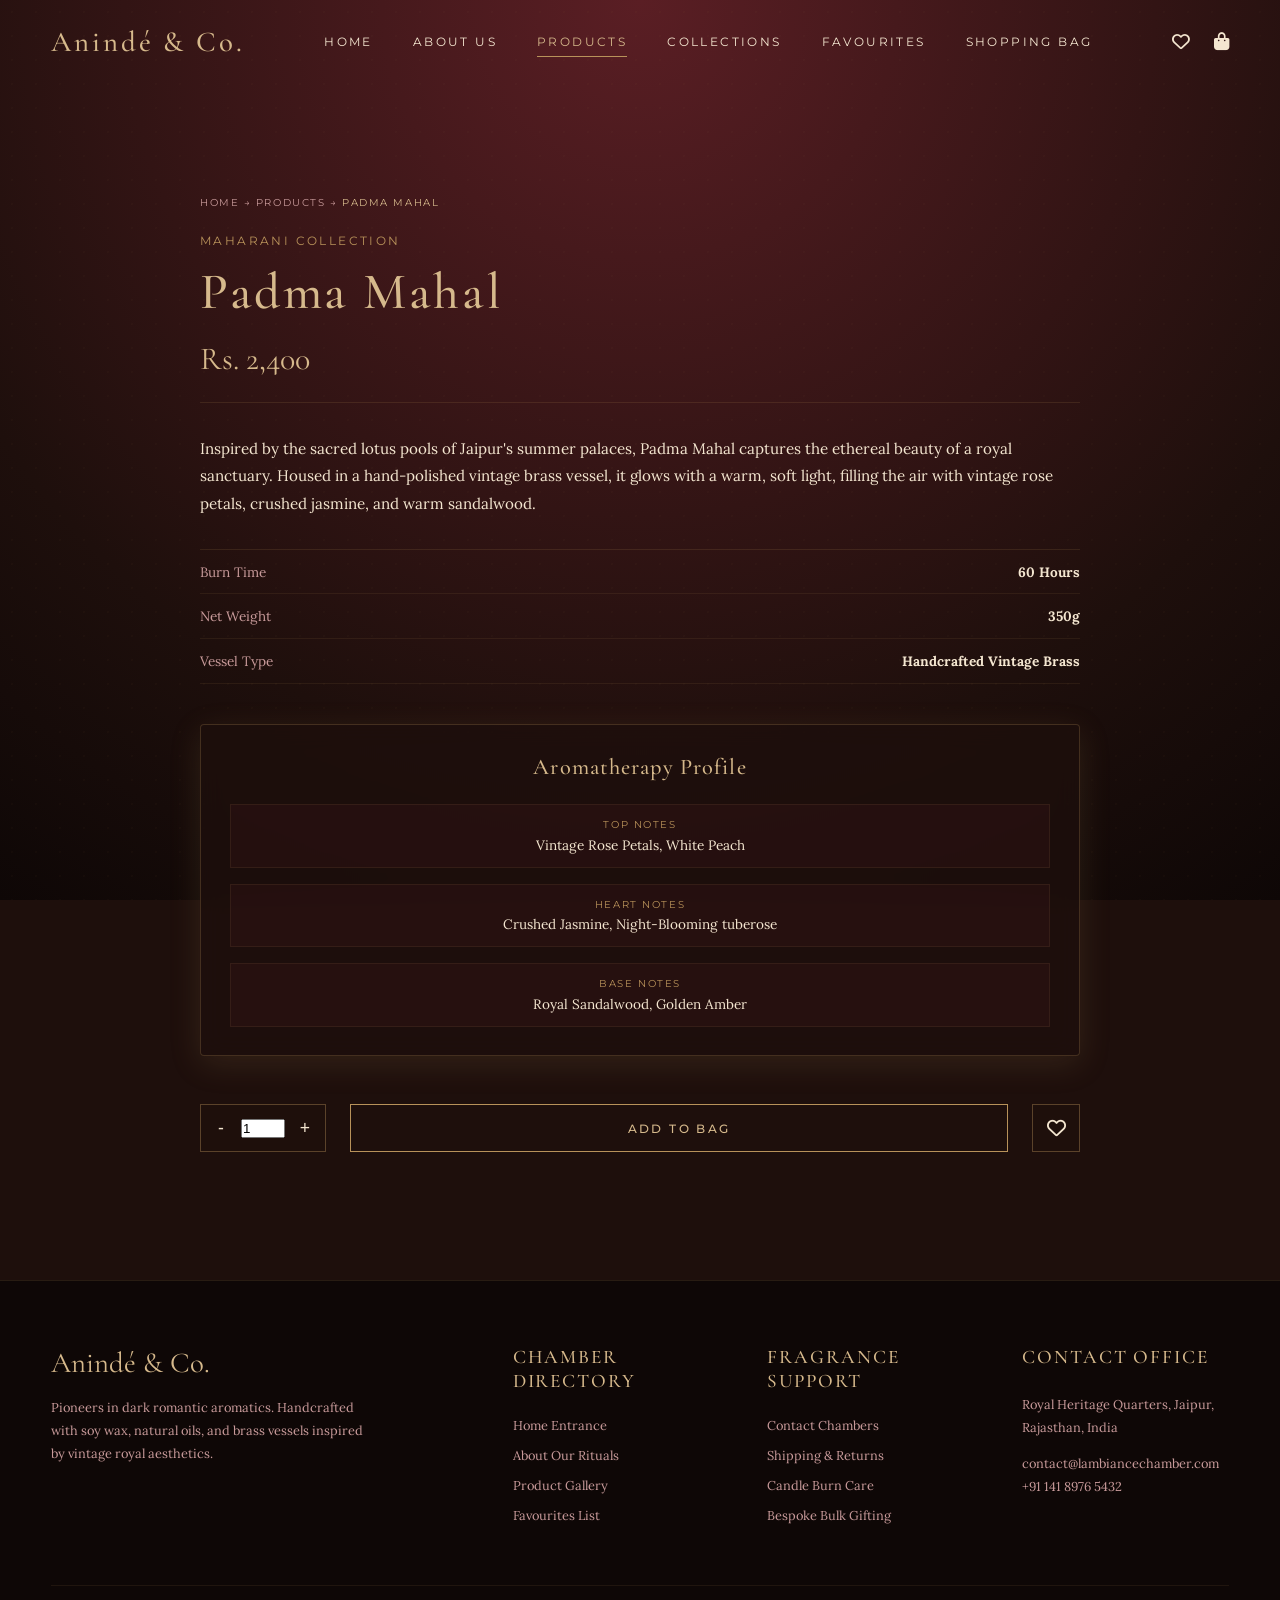
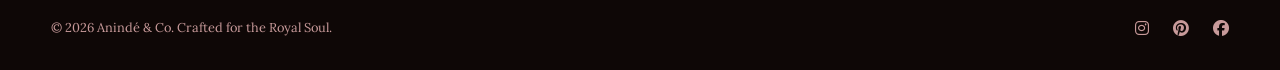
<file: frontend/html/product-detail.html>
<!DOCTYPE html>
<html lang="en">

<head>
  <meta charset="UTF-8">
  <meta name="viewport" content="width=device-width, initial-scale=1.0">
  <meta name="description"
    content="View detailed scent profiles, burn times, weights and specifications for our luxury hand-poured candles. Experience royal Indian heritage.">
  <title>Scent Details & Burn Specifications | Luxury Candle Brand</title>

  <link rel="stylesheet" href="https://cdnjs.cloudflare.com/ajax/libs/font-awesome/6.4.0/css/all.min.css">
  <link rel="stylesheet" href="../css/style.css">
</head>

<body>

  <nav class="luxury-navbar" id="navbar">
    <div class="nav-container">
      <a href="../../index.html" class="navbar-logo" id="nav-logo">
        Anindé &amp; Co.
      </a>

      <div class="navbar-menu" id="navbar-menu">
        <a href="../../index.html" class="navbar-item" id="nav-home">Home</a>
        <a href="about.html" class="navbar-item" id="nav-about">About Us</a>
        <a href="products.html" class="navbar-item active" id="nav-products">Products</a>
        <a href="products.html?category=Festive Collection" class="navbar-item" id="nav-collections">Collections</a>
        <a href="wishlist.html" class="navbar-item" id="nav-wishlist">Favourites</a>
        <a href="cart.html" class="navbar-item" id="nav-bag">Shopping Bag</a>
      </div>

      <div class="navbar-icons">
        <a href="wishlist.html" class="nav-icon-link" aria-label="View Favourites" id="shortcut-wishlist">
          <i class="fa-regular fa-heart"></i>
          <span class="badge-count wishlist-badge" style="display: none;">0</span>
        </a>

        <a href="cart.html" class="nav-icon-link" aria-label="View Shopping Bag" id="shortcut-cart">
          <i class="fa-solid fa-bag-shopping"></i>
          <span class="badge-count cart-badge" style="display: none;">0</span>
        </a>

        <button class="navbar-burger" aria-label="Toggle Navigation Menu" id="mobile-menu-burger">
          <span></span>
          <span></span>
          <span></span>
        </button>
      </div>
    </div>
  </nav>

  <div class="page-container">
    <main class="section-wrapper" id="product-detail-page-container">
      <div class="text-center" style="padding: 5rem 0;">
        <span class="muted-text">Opening the fragrance vaults...</span>
      </div>
    </main>
  </div>

  <footer class="luxury-footer">
    <div class="footer-grid">
      <div>
        <div class="footer-logo">Anindé & Co.</div>
        <p class="footer-text">
          Pioneers in dark romantic aromatics. Handcrafted with soy wax, natural oils, and brass vessels inspired by
          vintage royal aesthetics.
        </p>
      </div>

      <div>
        <h4 class="footer-col-title">Chamber Directory</h4>
        <ul class="footer-links">
          <li><a href="../../index.html">Home Entrance</a></li>
          <li><a href="about.html">About Our Rituals</a></li>
          <li><a href="products.html">Product Gallery</a></li>
          <li><a href="wishlist.html">Favourites List</a></li>
        </ul>
      </div>

      <div>
        <h4 class="footer-col-title">Fragrance Support</h4>
        <ul class="footer-links">
          <li><a href="contact.html">Contact Chambers</a></li>
          <li><a href="#">Shipping & Returns</a></li>
          <li><a href="#">Candle Burn Care</a></li>
          <li><a href="#">Bespoke Bulk Gifting</a></li>
        </ul>
      </div>

      <div>
        <h4 class="footer-col-title">Contact Office</h4>
        <p class="footer-text" style="margin-bottom: 0.8rem;">
          Royal Heritage Quarters, Jaipur, Rajasthan, India
        </p>
        <p class="footer-text">
          contact@lambiancechamber.com<br>
          +91 141 8976 5432
        </p>
      </div>
    </div>

    <div class="footer-bottom">
      <div>&copy; 2026 Anindé & Co. Crafted for the Royal Soul.</div>

      <div class="social-links">
        <a href="#" aria-label="Instagram"><i class="fa-brands fa-instagram"></i></a>
        <a href="#" aria-label="Pinterest"><i class="fa-brands fa-pinterest"></i></a>
        <a href="#" aria-label="Facebook"><i class="fa-brands fa-facebook"></i></a>
      </div>
    </div>
  </footer>

  <script src="../js/products.js"></script>
  <script src="../js/cart.js"></script>
  <script src="../js/wishlist.js"></script>
  <script src="../js/catalog.js"></script>
  <script src="../js/app.js"></script>
</body>

</html>
</file>
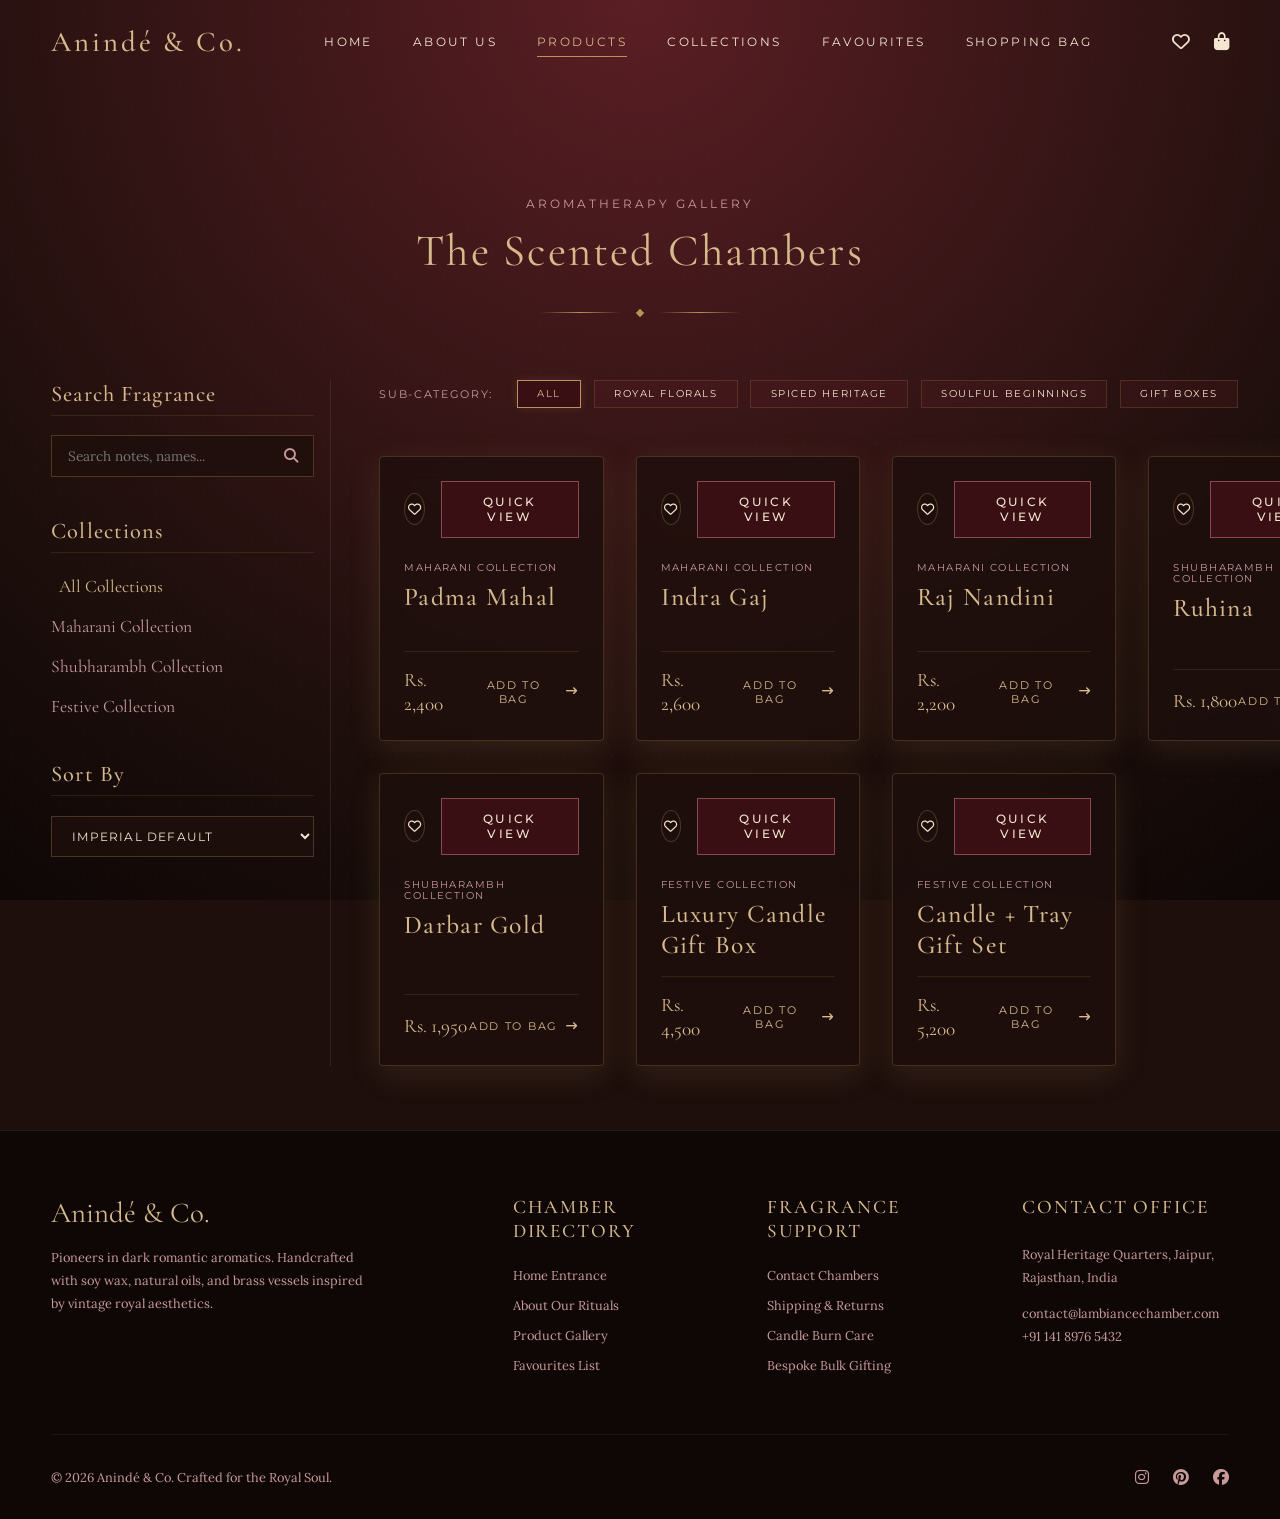
<file: frontend/html/products.html>
<!DOCTYPE html>
<html lang="en">

<head>
  <meta charset="UTF-8">
  <meta name="viewport" content="width=device-width, initial-scale=1.0">
  <meta name="description"
    content="Explore our luxury scented candle collections. Hand-selected fragrance profiles categorized by Maharani Collection, Shubharambh Collection, and Festive Gift Sets.">
  <title>Curated Candle Collections | Product Gallery</title>

  <link rel="stylesheet" href="https://cdnjs.cloudflare.com/ajax/libs/font-awesome/6.4.0/css/all.min.css">
  <link rel="stylesheet" href="../css/style.css">
</head>

<body>

  <nav class="luxury-navbar" id="navbar">
    <div class="nav-container">
      <a href="../../index.html" class="navbar-logo" id="nav-logo">
        Anindé &amp; Co.
      </a>

      <div class="navbar-menu" id="navbar-menu">
        <a href="../../index.html" class="navbar-item" id="nav-home">Home</a>
        <a href="about.html" class="navbar-item" id="nav-about">About Us</a>
        <a href="products.html" class="navbar-item active" id="nav-products">Products</a>
        <a href="products.html?category=Festive Collection" class="navbar-item" id="nav-collections">Collections</a>
        <a href="wishlist.html" class="navbar-item" id="nav-wishlist">Favourites</a>
        <a href="cart.html" class="navbar-item" id="nav-bag">Shopping Bag</a>
      </div>

      <div class="navbar-icons">
        <a href="wishlist.html" class="nav-icon-link" aria-label="View Favourites" id="shortcut-wishlist">
          <i class="fa-regular fa-heart"></i>
          <span class="badge-count wishlist-badge" style="display: none;">0</span>
        </a>
        <a href="cart.html" class="nav-icon-link" aria-label="View Shopping Bag" id="shortcut-cart">
          <i class="fa-solid fa-bag-shopping"></i>
          <span class="badge-count cart-badge" style="display: none;">0</span>
        </a>
        <button class="navbar-burger" aria-label="Toggle Navigation Menu" id="mobile-menu-burger">
          <span></span>
          <span></span>
          <span></span>
        </button>
      </div>
    </div>
  </nav>

  <div class="page-container">
    <main class="section-wrapper">

      <div class="section-header">
        <span class="section-subtitle">Aromatherapy Gallery</span>
        <h1 class="section-title">The Scented Chambers</h1>
        <div class="ornament-divider">
          <div class="ornament-line"></div>
          <div class="ornament-diamond"></div>
          <div class="ornament-line"></div>
        </div>
      </div>

      <div class="products-page-layout">
        <aside class="filters-sidebar">

          <div class="filter-widget">
            <h3 class="filter-title">Search Fragrance</h3>
            <div class="search-bar-container">
              <input type="text" id="product-search" class="search-input" placeholder="Search notes, names..."
                aria-label="Search products">
              <i class="fa-solid fa-magnifying-glass"></i>
            </div>
          </div>

          <div class="filter-widget">
            <h3 class="filter-title">Collections</h3>
            <div class="category-filters-list">
              <button class="category-filter-btn active" data-category="All" id="filter-cat-all">All Collections</button>
              <button class="category-filter-btn" data-category="Maharani Collection" id="filter-cat-maharani">Maharani Collection</button>
              <button class="category-filter-btn" data-category="Shubharambh Collection" id="filter-cat-shubharambh">Shubharambh Collection</button>
              <button class="category-filter-btn" data-category="Festive Collection" id="filter-cat-festive">Festive Collection</button>
            </div>
          </div>

          <div class="filter-widget">
            <h3 class="filter-title">Sort By</h3>
            <select id="product-sort" class="sort-select" aria-label="Sort products">
              <option value="default">Imperial Default</option>
              <option value="price-low">Price: Low to High</option>
              <option value="price-high">Price: High to Low</option>
            </select>
          </div>

        </aside>

        <section class="products-grid-column">
          <div class="subcategory-filters-container">
            <span class="subcategory-label">Sub-Category:</span>
            <div class="subcategory-filters-list" id="subcategory-filters-wrapper"></div>
          </div>

          <div class="products-layout-grid" id="products-grid-container"></div>
        </section>
      </div>

    </main>
  </div>

  <footer class="luxury-footer">
    <div class="footer-grid">
      <div>
        <div class="footer-logo">Anindé & Co.</div>
        <p class="footer-text">
          Pioneers in dark romantic aromatics. Handcrafted with soy wax, natural oils, and brass vessels inspired by
          vintage royal aesthetics.
        </p>
      </div>

      <div>
        <h4 class="footer-col-title">Chamber Directory</h4>
        <ul class="footer-links">
          <li><a href="../../index.html">Home Entrance</a></li>
          <li><a href="about.html">About Our Rituals</a></li>
          <li><a href="products.html">Product Gallery</a></li>
          <li><a href="wishlist.html">Favourites List</a></li>
        </ul>
      </div>

      <div>
        <h4 class="footer-col-title">Fragrance Support</h4>
        <ul class="footer-links">
          <li><a href="contact.html">Contact Chambers</a></li>
          <li><a href="#">Shipping & Returns</a></li>
          <li><a href="#">Candle Burn Care</a></li>
          <li><a href="#">Bespoke Bulk Gifting</a></li>
        </ul>
      </div>

      <div>
        <h4 class="footer-col-title">Contact Office</h4>
        <p class="footer-text" style="margin-bottom: 0.8rem;">
          Royal Heritage Quarters, Jaipur, Rajasthan, India
        </p>
        <p class="footer-text">
          contact@lambiancechamber.com<br>
          +91 141 8976 5432
        </p>
      </div>
    </div>

    <div class="footer-bottom">
      <div>&copy; 2026 Anindé & Co. Crafted for the Royal Soul.</div>
      <div class="social-links">
        <a href="#" aria-label="Instagram"><i class="fa-brands fa-instagram"></i></a>
        <a href="#" aria-label="Pinterest"><i class="fa-brands fa-pinterest"></i></a>
        <a href="#" aria-label="Facebook"><i class="fa-brands fa-facebook"></i></a>
      </div>
    </div>
  </footer>

  <script src="../js/products.js"></script>
  <script src="../js/cart.js"></script>
  <script src="../js/wishlist.js"></script>
  <script src="../js/catalog.js"></script>
  <script src="../js/app.js"></script>
</body>

</html>
</file>
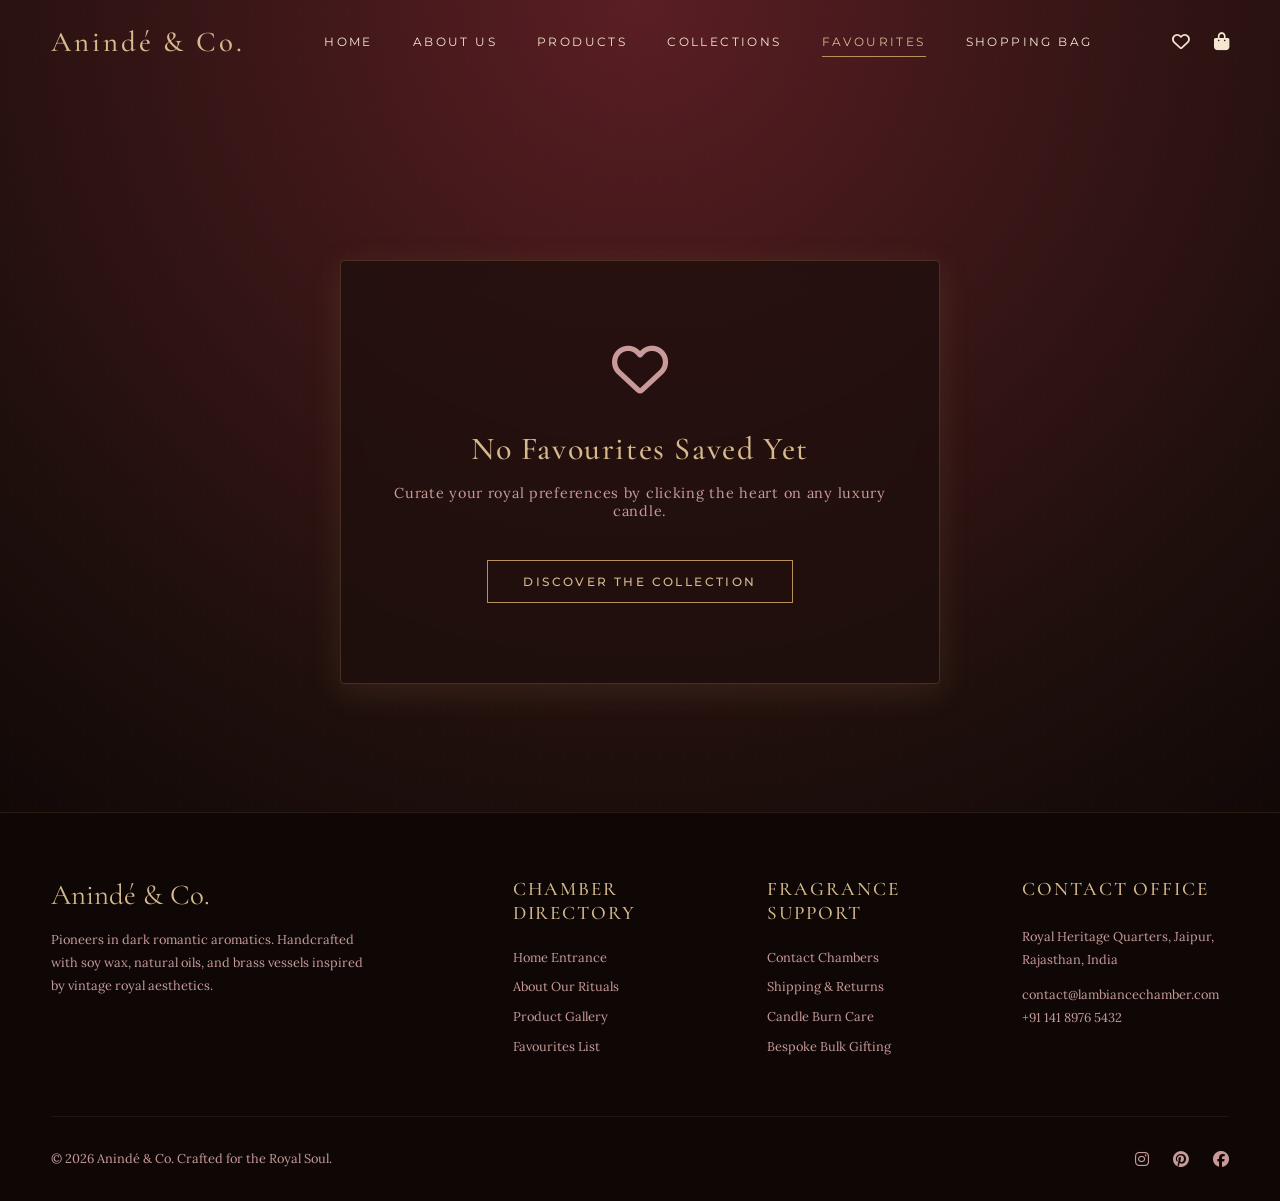
<file: frontend/html/wishlist.html>
<!DOCTYPE html>
<html lang="en">

<head>
  <meta charset="UTF-8">
  <meta name="viewport" content="width=device-width, initial-scale=1.0">
  <meta name="description"
    content="View your saved favorites and curated candle sets. Grace your home with selected fragrances or quick-add to shopping bag.">
  <title>Curated Favourites | Anindé & Co.</title>

  <link rel="stylesheet" href="https://cdnjs.cloudflare.com/ajax/libs/font-awesome/6.4.0/css/all.min.css">
  <link rel="stylesheet" href="../css/style.css">
</head>

<body>

  <nav class="luxury-navbar" id="navbar">
    <div class="nav-container">
      <a href="../../index.html" class="navbar-logo" id="nav-logo">
        Anindé &amp; Co.
      </a>

      <div class="navbar-menu" id="navbar-menu">
        <a href="../../index.html" class="navbar-item" id="nav-home">Home</a>
        <a href="about.html" class="navbar-item" id="nav-about">About Us</a>
        <a href="products.html" class="navbar-item" id="nav-products">Products</a>
        <a href="products.html?category=Festive Collection" class="navbar-item" id="nav-collections">Collections</a>
        <a href="wishlist.html" class="navbar-item active" id="nav-wishlist">Favourites</a>
        <a href="cart.html" class="navbar-item" id="nav-bag">Shopping Bag</a>
      </div>

      <div class="navbar-icons">
        <a href="wishlist.html" class="nav-icon-link" aria-label="View Favourites" id="shortcut-wishlist">
          <i class="fa-regular fa-heart"></i>
          <span class="badge-count wishlist-badge" style="display: none;">0</span>
        </a>

        <a href="cart.html" class="nav-icon-link" aria-label="View Shopping Bag" id="shortcut-cart">
          <i class="fa-solid fa-bag-shopping"></i>
          <span class="badge-count cart-badge" style="display: none;">0</span>
        </a>

        <button class="navbar-burger" aria-label="Toggle Navigation Menu" id="mobile-menu-burger">
          <span></span>
          <span></span>
          <span></span>
        </button>
      </div>
    </div>
  </nav>

  <div class="page-container">
    <main class="section-wrapper" id="wishlist-page-content-wrapper">
      <div class="text-center" style="padding: 5rem 0;">
        <span class="muted-text">Opening your private treasure chambers...</span>
      </div>
    </main>
  </div>

  <footer class="luxury-footer">
    <div class="footer-grid">
      <div>
        <div class="footer-logo">Anindé & Co.</div>
        <p class="footer-text">
          Pioneers in dark romantic aromatics. Handcrafted with soy wax, natural oils, and brass vessels inspired by
          vintage royal aesthetics.
        </p>
      </div>

      <div>
        <h4 class="footer-col-title">Chamber Directory</h4>
        <ul class="footer-links">
          <li><a href="../../index.html">Home Entrance</a></li>
          <li><a href="about.html">About Our Rituals</a></li>
          <li><a href="products.html">Product Gallery</a></li>
          <li><a href="wishlist.html">Favourites List</a></li>
        </ul>
      </div>

      <div>
        <h4 class="footer-col-title">Fragrance Support</h4>
        <ul class="footer-links">
          <li><a href="contact.html">Contact Chambers</a></li>
          <li><a href="#">Shipping & Returns</a></li>
          <li><a href="#">Candle Burn Care</a></li>
          <li><a href="#">Bespoke Bulk Gifting</a></li>
        </ul>
      </div>

      <div>
        <h4 class="footer-col-title">Contact Office</h4>
        <p class="footer-text" style="margin-bottom: 0.8rem;">
          Royal Heritage Quarters, Jaipur, Rajasthan, India
        </p>
        <p class="footer-text">
          contact@lambiancechamber.com<br>
          +91 141 8976 5432
        </p>
      </div>
    </div>

    <div class="footer-bottom">
      <div>&copy; 2026 Anindé & Co. Crafted for the Royal Soul.</div>
      <div class="social-links">
        <a href="#" aria-label="Instagram"><i class="fa-brands fa-instagram"></i></a>
        <a href="#" aria-label="Pinterest"><i class="fa-brands fa-pinterest"></i></a>
        <a href="#" aria-label="Facebook"><i class="fa-brands fa-facebook"></i></a>
      </div>
    </div>
  </footer>

  <script src="../js/products.js"></script>
  <script src="../js/cart.js"></script>
  <script src="../js/wishlist.js"></script>
  <script src="../js/catalog.js"></script>
  <script src="../js/app.js"></script>
</body>

</html>
</file>
<file: frontend/css/style.css>
/* ==========================================================================
   LUXURY STYLE DEFINITIONS - DARK ROMANTIC VINTAGE LHERITAGE
   Candle Brand: Royal Indian Rituals & Rococo Inspired
   ========================================================================== */

/* 1. GOOGLE FONTS & IMPORTS */
@import url('https://fonts.googleapis.com/css2?family=Cormorant+Garamond:ital,wght@0,300;0,400;0,500;0,600;0,700;1,400&family=Lora:ital,wght@0,400;0,500;0,600;1,400&family=Montserrat:wght@200;300;400;500;600&display=swap');

/* 2. DESIGN SYSTEM & ROOT VARIABLES */
:root {
  /* Color Palette */
  --wine-deep: #3A0F14;
  --maroon-faded: #5A1E24;
  --rose-brown: #8A4A4D;
  --blush-pink: #C89A9A;
  --antique-gold: #B8925A;
  --warm-beige: #D6B98C;
  --dark-brown: #1E0F0C;
  --soft-cream: #F4E6D0;
  --pure-black: #0E0706;

  /* Glassmorphism Styles */
  --glass-bg: rgba(30, 15, 12, 0.75);
  --glass-bg-light: rgba(90, 30, 36, 0.15);
  --glass-border: 1px solid rgba(184, 146, 90, 0.25);
  --gold-glow: 0 8px 32px 0 rgba(184, 146, 90, 0.15);
  
  /* Fonts */
  --font-serif: 'Cormorant Garamond', serif;
  --font-body: 'Lora', serif;
  --font-sans: 'Montserrat', sans-serif;
  
  /* Transitions */
  --transition-smooth: all 0.4s cubic-bezier(0.25, 0.8, 0.25, 1);
  --transition-fast: all 0.2s ease;
}

/* 3. RESET & BASE ELEMENTS */
* {
  margin: 0;
  padding: 0;
  box-type: border-box;
  box-sizing: border-box;
}

html {
  scroll-behavior: smooth;
  background-color: var(--dark-brown);
  color: var(--soft-cream);
  font-family: var(--font-body);
  -webkit-font-smoothing: antialiased;
}

body {
  min-height: 100vh;
  overflow-x: hidden;
  background: radial-gradient(circle at 50% 0%, var(--maroon-faded) 0%, var(--dark-brown) 70%, var(--pure-black) 100%);
  background-attachment: fixed;
}

/* Scrollbar Customization */
::-webkit-scrollbar {
  width: 8px;
}
::-webkit-scrollbar-track {
  background: var(--dark-brown);
}
::-webkit-scrollbar-thumb {
  background: var(--antique-gold);
  border-radius: 4px;
}
::-webkit-scrollbar-thumb:hover {
  background: var(--blush-pink);
}

/* Links & Typography helpers */
a {
  color: inherit;
  text-decoration: none;
  transition: var(--transition-fast);
}

h1, h2, h3, h4, h5, h6, .font-serif {
  font-family: var(--font-serif);
  font-weight: 500;
  letter-spacing: 0.05em;
  color: var(--warm-beige);
}

.text-center { text-align: center; }
.muted-text {
  color: var(--blush-pink);
  font-size: 0.9rem;
  letter-spacing: 0.05em;
}

/* Floral Background Motif Layer */
body::before {
  content: "";
  position: fixed;
  top: 0; left: 0; right: 0; bottom: 0;
  background-image: radial-gradient(rgba(184, 146, 90, 0.03) 1px, transparent 0);
  background-size: 24px 24px;
  pointer-events: none;
  z-index: 1;
}

/* 4. BUTTONS & INTERACTIVE ELEMENTS */
.btn {
  display: inline-flex;
  align-items: center;
  justify-content: center;
  padding: 0.8rem 2.2rem;
  font-family: var(--font-sans);
  font-size: 0.75rem;
  font-weight: 500;
  text-transform: uppercase;
  letter-spacing: 0.2em;
  border-radius: 0;
  transition: var(--transition-smooth);
  cursor: pointer;
  position: relative;
  overflow: hidden;
}

.btn-primary {
  background-color: transparent;
  color: var(--warm-beige);
  border: 1px solid var(--antique-gold);
}

.btn-primary::before {
  content: '';
  position: absolute;
  top: 0; left: -100%;
  width: 100%; height: 100%;
  background: linear-gradient(90deg, transparent, rgba(184, 146, 90, 0.2), transparent);
  transition: var(--transition-smooth);
}

.btn-primary:hover::before {
  left: 100%;
}

.btn-primary:hover {
  background-color: var(--wine-deep);
  color: var(--soft-cream);
  border-color: var(--soft-cream);
  box-shadow: 0 0 15px rgba(184, 146, 90, 0.4);
}

.btn-secondary {
  background-color: var(--wine-deep);
  color: var(--soft-cream);
  border: 1px solid var(--rose-brown);
}

.btn-secondary:hover {
  background-color: transparent;
  color: var(--warm-beige);
  border-color: var(--antique-gold);
  box-shadow: var(--gold-glow);
}

.btn-block {
  width: 100%;
}

.btn-text-gold {
  background: none;
  border: none;
  color: var(--warm-beige);
  font-family: var(--font-sans);
  font-size: 0.7rem;
  text-transform: uppercase;
  letter-spacing: 0.15em;
  cursor: pointer;
  display: inline-flex;
  align-items: center;
  gap: 0.5rem;
  padding: 0.5rem 0;
  position: relative;
  transition: var(--transition-fast);
}

.btn-text-gold i {
  transition: var(--transition-fast);
}

.btn-text-gold:hover {
  color: var(--soft-cream);
}

.btn-text-gold:hover i {
  transform: translateX(5px);
}

/* Glassmorphism Cards */
.glass-card {
  background: var(--glass-bg);
  border: var(--glass-border);
  box-shadow: var(--gold-glow);
  backdrop-filter: blur(12px);
  -webkit-backdrop-filter: blur(12px);
  border-radius: 4px;
  transition: var(--transition-smooth);
}

.glass-card:hover {
  border-color: var(--antique-gold);
  box-shadow: 0 12px 40px 0 rgba(184, 146, 90, 0.25);
}

/* 5. NAVIGATION BAR */
.luxury-navbar {
  position: fixed;
  top: 0; left: 0; right: 0;
  z-index: 100;
  padding: 1.5rem 4%;
  transition: var(--transition-smooth);
  border-bottom: 1px solid transparent;
}

.luxury-navbar.scrolled {
  padding: 0.8rem 4%;
  background: rgba(30, 15, 12, 0.95);
  border-bottom: 1px solid rgba(184, 146, 90, 0.2);
  backdrop-filter: blur(10px);
}

.nav-container {
  display: flex;
  align-items: center;
  justify-content: space-between;
  max-width: 1400px;
  margin: 0 auto;
}

/* Logo */
.navbar-logo {
  font-family: var(--font-serif);
  font-size: 1.8rem;
  font-weight: 500;
  color: var(--warm-beige);
  letter-spacing: 0.1em;
  display: flex;
  align-items: center;
  gap: 0.5rem;
}

.navbar-logo span {
  font-size: 0.9rem;
  font-family: var(--font-sans);
  text-transform: uppercase;
  color: var(--blush-pink);
  letter-spacing: 0.2em;
}

/* Menu items */
.navbar-menu {
  display: flex;
  align-items: center;
  gap: 2.5rem;
}

.navbar-item {
  font-family: var(--font-sans);
  font-size: 0.75rem;
  font-weight: 400;
  text-transform: uppercase;
  letter-spacing: 0.2em;
  color: var(--soft-cream);
  position: relative;
  padding: 0.5rem 0;
}

.navbar-item::after {
  content: '';
  position: absolute;
  bottom: 0; left: 0;
  width: 0; height: 1px;
  background-color: var(--antique-gold);
  transition: var(--transition-smooth);
}

.navbar-item:hover, .navbar-item.active {
  color: var(--warm-beige);
}

.navbar-item:hover::after, .navbar-item.active::after {
  width: 100%;
}

/* Icons block */
.navbar-icons {
  display: flex;
  align-items: center;
  gap: 1.5rem;
}

.nav-icon-link {
  font-size: 1.1rem;
  color: var(--soft-cream);
  position: relative;
  cursor: pointer;
}

.nav-icon-link:hover {
  color: var(--warm-beige);
  transform: translateY(-2px);
}

/* Nav Badge Counter */
.badge-count {
  position: absolute;
  top: -8px; right: -10px;
  background-color: var(--antique-gold);
  color: var(--dark-brown);
  font-family: var(--font-sans);
  font-size: 0.6rem;
  font-weight: 600;
  width: 16px; height: 16px;
  border-radius: 50%;
  display: inline-flex;
  align-items: center;
  justify-content: center;
}

/* Mobile Hamburger */
.navbar-burger {
  display: none;
  background: none;
  border: none;
  cursor: pointer;
  padding: 0.5rem;
}

.navbar-burger span {
  display: block;
  width: 20px; height: 1px;
  background-color: var(--warm-beige);
  margin: 5px 0;
  transition: var(--transition-smooth);
}

/* Hamburger active animation */
.navbar-burger.is-active span:nth-child(1) {
  transform: translateY(6px) rotate(45deg);
}
.navbar-burger.is-active span:nth-child(2) {
  opacity: 0;
}
.navbar-burger.is-active span:nth-child(3) {
  transform: translateY(-6px) rotate(-45deg);
}

/* ==========================================================================
   6. PAGES SPECIFICS & LAYOUT CONTAINER
   ========================================================================== */
.page-container {
  padding-top: 100px;
  min-height: calc(100vh - 100px);
  position: relative;
  z-index: 5;
}

/* 6A. HERO SECTION */
.hero-section {
  position: relative;
  min-height: 92vh;
  width: 100%;
  display: grid;
  grid-template-columns: minmax(0, 1fr) minmax(360px, 0.78fr);
  align-items: stretch;
  overflow: hidden;
  margin-top: -100px; /* Offset nav */
  padding-top: 100px;
  background:
    linear-gradient(120deg, rgba(30, 15, 12, 0.08) 0%, rgba(43, 9, 13, 0.98) 47%, rgba(58, 10, 18, 1) 100%),
    var(--wine-deep);
  border-bottom: 1px solid rgba(184, 146, 90, 0.22);
}

.hero-section::before {
  content: "";
  position: absolute;
  top: 100px;
  right: 0;
  bottom: 0;
  width: 39%;
  pointer-events: none;
  background:
    url("data:image/svg+xml,%3Csvg xmlns='http://www.w3.org/2000/svg' width='180' height='180' viewBox='0 0 180 180'%3E%3Cfilter id='n'%3E%3CfeTurbulence type='fractalNoise' baseFrequency='.92' numOctaves='4' stitchTiles='stitch'/%3E%3CfeColorMatrix type='saturate' values='0'/%3E%3CfeComponentTransfer%3E%3CfeFuncA type='table' tableValues='0 .34'/%3E%3C/feComponentTransfer%3E%3C/filter%3E%3Crect width='180' height='180' filter='url(%23n)' opacity='.55'/%3E%3C/svg%3E"),
    radial-gradient(circle at 24% 18%, rgba(105, 20, 31, 0.38), transparent 32%),
    radial-gradient(circle at 78% 30%, rgba(54, 8, 15, 0.65), transparent 38%),
    radial-gradient(circle at 42% 78%, rgba(84, 14, 24, 0.36), transparent 42%),
    linear-gradient(145deg, #2b070c 0%, #4f0b16 45%, #1e0f0c 100%);
  background-size: 180px 180px, auto, auto, auto, auto;
  background-blend-mode: soft-light, screen, multiply, soft-light, normal;
  opacity: 0.98;
}

.hero-section::after {
  content: "";
  position: absolute;
  top: 100px;
  right: 0;
  bottom: 0;
  width: 39%;
  pointer-events: none;
  background:
    repeating-linear-gradient(105deg, rgba(255, 235, 218, 0.025) 0 1px, transparent 1px 5px),
    linear-gradient(100deg, rgba(255, 235, 218, 0.035), transparent 28%, rgba(14, 7, 6, 0.42) 100%);
  opacity: 0.36;
  mask-image: linear-gradient(to left, #000 0%, rgba(0, 0, 0, 0.74) 58%, transparent 100%);
}

.hero-image-panel {
  min-height: calc(92vh - 100px);
  border-right: 1px solid rgba(245, 238, 222, 0.22);
  overflow: hidden;
}

.hero-bg-media {
  display: block;
  width: 100%;
  height: 100%;
  object-fit: cover;
  filter: contrast(1.04) brightness(0.88);
}

@keyframes slowZoom {
  0% { transform: scale(1); }
  100% { transform: scale(1.08); }
}

.hero-overlay-gradient {
  display: none;
}

.hero-content {
  text-align: left;
  max-width: 520px;
  padding: clamp(3rem, 7vw, 7rem);
  z-index: 2;
  margin-top: 0;
  align-self: center;
}

.hero-tagline {
  font-family: var(--font-sans);
  font-size: 0.8rem;
  text-transform: uppercase;
  letter-spacing: 0.35em;
  color: var(--antique-gold);
  margin-bottom: 1.5rem;
  display: block;
}

.hero-title {
  font-size: clamp(2.8rem, 5vw, 5rem);
  font-weight: 300;
  line-height: 1.1;
  color: var(--soft-cream);
  margin-bottom: 1.6rem;
  text-shadow: 0 4px 20px rgba(0,0,0,0.6);
}

.hero-subheadline {
  font-size: 1.2rem;
  font-weight: 300;
  color: var(--warm-beige);
  line-height: 1.7;
  margin-bottom: 3rem;
  font-family: var(--font-serif);
  font-style: italic;
}

.hero-buttons {
  display: flex;
  gap: 1.5rem;
  justify-content: flex-start;
}

.hero-content .ornament-divider {
  margin-left: 0;
  margin-right: 0;
}

/* Ornamental Divider */
.ornament-divider {
  display: flex;
  align-items: center;
  justify-content: center;
  gap: 1rem;
  margin: 2rem auto;
  max-width: 200px;
}

.ornament-line {
  height: 1px;
  background: linear-gradient(90deg, transparent, var(--antique-gold), transparent);
  flex-grow: 1;
}

.ornament-diamond {
  width: 6px; height: 6px;
  background-color: var(--antique-gold);
  transform: rotate(45deg);
}

/* 6B. FEATURED COLLECTIONS GRID */
.section-wrapper {
  padding: 6rem 4% 4rem;
  max-width: 1400px;
  margin: 0 auto;
}

.section-header {
  text-align: center;
  margin-bottom: 4rem;
}

.section-subtitle {
  font-family: var(--font-sans);
  font-size: 0.75rem;
  text-transform: uppercase;
  letter-spacing: 0.25em;
  color: var(--blush-pink);
  margin-bottom: 0.8rem;
  display: block;
}

.section-title {
  font-size: 2.8rem;
  font-weight: 400;
  color: var(--warm-beige);
}

/* Collection Cards */
.collections-grid {
  display: grid;
  grid-template-columns: repeat(4, 1fr);
  gap: 1.5rem;
}

.collection-card {
  height: 380px;
  position: relative;
  overflow: hidden;
  display: flex;
  align-items: flex-end;
  border: var(--glass-border);
  box-shadow: var(--gold-glow);
  transition: var(--transition-smooth);
}

.collection-card-bg {
  position: absolute;
  top: 0; left: 0; width: 100%; height: 100%;
  background-size: cover;
  background-position: center;
  z-index: -2;
  filter: brightness(0.5);
  transition: var(--transition-smooth);
}

/* Default Collection Card Background gradients as placeholders */
#col-maharani { background-image: linear-gradient(var(--glass-bg), var(--wine-deep)); }
#col-shubharambh { background-image: linear-gradient(var(--glass-bg), var(--maroon-faded)); }
#col-festive { background-image: linear-gradient(var(--glass-bg), var(--rose-brown)); }
#col-boxes { background-image: linear-gradient(var(--glass-bg), var(--dark-brown)); }

.collection-card:hover .collection-card-bg {
  transform: scale(1.1);
  filter: brightness(0.7);
}

.collection-card:hover {
  border-color: var(--antique-gold);
  box-shadow: 0 12px 30px rgba(184, 146, 90, 0.35);
}

.collection-card-content {
  padding: 2rem 1.5rem;
  width: 100%;
  background: linear-gradient(to top, rgba(30,15,12,0.95) 0%, rgba(30,15,12,0) 100%);
  position: relative;
  z-index: 2;
}

.collection-card-title {
  font-size: 1.6rem;
  color: var(--warm-beige);
  margin-bottom: 0.5rem;
}

.collection-card-link {
  font-family: var(--font-sans);
  font-size: 0.65rem;
  text-transform: uppercase;
  letter-spacing: 0.15em;
  color: var(--blush-pink);
  display: inline-flex;
  align-items: center;
  gap: 0.5rem;
}

.collection-card:hover .collection-card-link {
  color: var(--soft-cream);
}

/* 6C. PRODUCT PREVIEW & GENERAL PRODUCT CARDS */
.products-layout-grid {
  display: grid;
  grid-template-columns: repeat(4, 1fr);
  gap: 2rem;
}

.product-card {
  position: relative;
  overflow: visible;
  border-radius: 4px;
  display: flex;
  flex-direction: column;
  min-height: 285px;
  padding: 1.5rem;
}

.product-image-container {
  display: none;
}

.product-image {
  display: none;
}

.product-card:hover .product-image {
  transform: none;
}

.product-card-actions {
  display: flex;
  justify-content: space-between;
  align-items: center;
  gap: 1rem;
  margin-bottom: 1.5rem;
}

.card-wishlist-btn {
  position: static;
  background: rgba(30, 15, 12, 0.6);
  border: 1px solid rgba(184, 146, 90, 0.3);
  color: var(--soft-cream);
  width: 32px; height: 32px;
  border-radius: 50%;
  display: flex;
  align-items: center;
  justify-content: center;
  cursor: pointer;
  backdrop-filter: blur(4px);
  transition: var(--transition-fast);
}

.card-wishlist-btn:hover {
  background: var(--wine-deep);
  color: var(--antique-gold);
}

.card-wishlist-btn i.active {
  color: var(--antique-gold);
}

.product-overlay-actions {
  display: none;
}

.product-image-container:hover .product-overlay-actions {
  opacity: 0;
  transform: none;
}

.product-card-info {
  padding: 0;
  display: flex;
  flex-direction: column;
  flex-grow: 1;
}

.product-card-category {
  font-family: var(--font-sans);
  font-size: 0.6rem;
  text-transform: uppercase;
  letter-spacing: 0.15em;
  color: var(--blush-pink);
  margin-bottom: 0.5rem;
}

.product-card-title {
  font-size: 1.6rem;
  margin-bottom: 1rem;
}

.product-card-title a:hover {
  color: var(--soft-cream);
}

.product-card-bottom {
  display: flex;
  align-items: center;
  justify-content: space-between;
  margin-top: auto;
  border-top: 1px solid rgba(184, 146, 90, 0.15);
  padding-top: 1rem;
}

.product-card-price {
  font-family: var(--font-serif);
  font-size: 1.2rem;
  color: var(--warm-beige);
}

/* 6D. BRAND STORY SECTION */
.brand-story-section {
  background: linear-gradient(to bottom, var(--pure-black) 0%, var(--wine-deep) 50%, var(--dark-brown) 100%);
  border-top: 1px solid rgba(184, 146, 90, 0.15);
  border-bottom: 1px solid rgba(184, 146, 90, 0.15);
}

.story-grid {
  display: grid;
  grid-template-columns: 1.2fr 1fr;
  gap: 4rem;
  align-items: center;
}

.story-content {
  padding-right: 2rem;
}

.story-header {
  margin-bottom: 2rem;
}

.story-title {
  font-size: 3rem;
  color: var(--antique-gold);
  line-height: 1.2;
}

.story-lead {
  font-size: 1.2rem;
  line-height: 1.8;
  font-family: var(--font-serif);
  font-style: italic;
  color: var(--soft-cream);
  margin-bottom: 1.5rem;
}

.story-text {
  font-size: 0.95rem;
  line-height: 1.8;
  color: var(--blush-pink);
  margin-bottom: 1.5rem;
}

.story-image-card {
  position: relative;
  border: 1px solid var(--antique-gold);
  padding: 1.5rem;
}

.story-image-card img {
  width: 100%;
  height: 500px;
  object-fit: cover;
  filter: brightness(0.6);
  border: 1px solid rgba(184, 146, 90, 0.3);
}

/* 6E. NEWSLETTER SECTION */
.newsletter-section {
  padding: 6rem 4%;
  text-align: center;
}

.newsletter-box {
  max-width: 600px;
  margin: 0 auto;
  padding: 3rem;
  border: var(--glass-border);
  border-radius: 4px;
}

.newsletter-title {
  font-size: 2.2rem;
  margin-bottom: 1rem;
}

.newsletter-desc {
  font-size: 0.9rem;
  color: var(--blush-pink);
  margin-bottom: 2rem;
}

.newsletter-form {
  display: flex;
  gap: 0.5rem;
}

.newsletter-input {
  flex-grow: 1;
  background: rgba(30, 15, 12, 0.8);
  border: 1px solid rgba(184, 146, 90, 0.4);
  color: var(--soft-cream);
  padding: 0.8rem 1.5rem;
  font-family: var(--font-body);
  font-size: 0.85rem;
}

.newsletter-input:focus {
  outline: none;
  border-color: var(--antique-gold);
  box-shadow: 0 0 10px rgba(184, 146, 90, 0.2);
}

/* 6F. FOOTER DESIGN */
.luxury-footer {
  background: var(--pure-black);
  border-top: 1px solid rgba(184, 146, 90, 0.15);
  padding: 4rem 4% 2rem;
  font-size: 0.8rem;
  color: var(--blush-pink);
}

.footer-grid {
  display: grid;
  grid-template-columns: 2fr repeat(3, 1fr);
  gap: 3rem;
  max-width: 1400px;
  margin: 0 auto 3rem;
}

.footer-logo {
  font-family: var(--font-serif);
  font-size: 1.8rem;
  color: var(--warm-beige);
  margin-bottom: 1rem;
}

.footer-text {
  line-height: 1.8;
  max-width: 320px;
}

.footer-col-title {
  font-family: var(--font-serif);
  font-size: 1.2rem;
  color: var(--warm-beige);
  margin-bottom: 1.5rem;
  text-transform: uppercase;
  letter-spacing: 0.1em;
}

.footer-links {
  list-style: none;
}

.footer-links li {
  margin-bottom: 0.8rem;
}

.footer-links a:hover {
  color: var(--soft-cream);
  padding-left: 5px;
}

.footer-bottom {
  border-top: 1px solid rgba(184, 146, 90, 0.1);
  padding-top: 2rem;
  display: flex;
  justify-content: space-between;
  align-items: center;
  max-width: 1400px;
  margin: 0 auto;
}

.social-links {
  display: flex;
  gap: 1.5rem;
  font-size: 1rem;
}

.social-links a:hover {
  color: var(--warm-beige);
}

/* ==========================================================================
   7. PRODUCTS LIST PAGE FEATURES
   ========================================================================== */
.products-page-layout {
  display: grid;
  grid-template-columns: 280px 1fr;
  gap: 3rem;
}

/* Filters Sidebar */
.filters-sidebar {
  padding-right: 1rem;
  border-right: 1px solid rgba(184, 146, 90, 0.15);
}

.filter-widget {
  margin-bottom: 2.5rem;
}

.filter-title {
  font-family: var(--font-serif);
  font-size: 1.4rem;
  color: var(--warm-beige);
  margin-bottom: 1.2rem;
  border-bottom: 1px solid rgba(184, 146, 90, 0.15);
  padding-bottom: 0.5rem;
}

/* Category buttons list */
.category-filters-list {
  display: flex;
  flex-direction: column;
  gap: 0.8rem;
}

.category-filter-btn {
  background: none;
  border: none;
  color: var(--blush-pink);
  font-family: var(--font-serif);
  font-size: 1.1rem;
  text-align: left;
  cursor: pointer;
  transition: var(--transition-fast);
  padding: 0.2rem 0;
}

.category-filter-btn:hover, .category-filter-btn.active {
  color: var(--warm-beige);
  padding-left: 8px;
}

/* Search bar styling */
.search-bar-container {
  position: relative;
  margin-bottom: 1.5rem;
}

.search-input {
  width: 100%;
  background: rgba(30,15,12,0.8);
  border: 1px solid rgba(184,146,90,0.3);
  color: var(--soft-cream);
  padding: 0.7rem 2.5rem 0.7rem 1rem;
  font-family: var(--font-body);
  font-size: 0.85rem;
}

.search-input:focus {
  outline: none;
  border-color: var(--antique-gold);
}

.search-bar-container i {
  position: absolute;
  top: 50%; right: 1rem;
  transform: translateY(-50%);
  color: var(--blush-pink);
  font-size: 0.9rem;
}

/* Sort dropdown */
.sort-select {
  width: 100%;
  background: rgba(30,15,12,0.8);
  border: 1px solid rgba(184,146,90,0.3);
  color: var(--soft-cream);
  padding: 0.7rem 1rem;
  font-family: var(--font-sans);
  font-size: 0.75rem;
  letter-spacing: 0.1em;
  text-transform: uppercase;
}

.sort-select:focus {
  outline: none;
  border-color: var(--antique-gold);
}

/* Subcategory pill buttons */
.subcategory-filters-container {
  margin-bottom: 3rem;
  display: flex;
  align-items: center;
  gap: 1.5rem;
  flex-wrap: wrap;
}

.subcategory-label {
  font-family: var(--font-sans);
  font-size: 0.7rem;
  text-transform: uppercase;
  letter-spacing: 0.15em;
  color: var(--blush-pink);
}

.subcategory-filters-list {
  display: flex;
  gap: 0.8rem;
  flex-wrap: wrap;
}

.subcategory-filter-btn {
  background: rgba(90, 30, 36, 0.25);
  border: 1px solid rgba(184, 146, 90, 0.2);
  color: var(--soft-cream);
  padding: 0.4rem 1.2rem;
  font-family: var(--font-sans);
  font-size: 0.65rem;
  text-transform: uppercase;
  letter-spacing: 0.15em;
  cursor: pointer;
  transition: var(--transition-fast);
}

.subcategory-filter-btn:hover, .subcategory-filter-btn.active {
  background: var(--wine-deep);
  border-color: var(--antique-gold);
  color: var(--warm-beige);
  box-shadow: 0 0 10px rgba(184, 146, 90, 0.15);
}

.empty-results-container {
  padding: 5rem 2rem;
  border: 1px dashed rgba(184, 146, 90, 0.25);
  border-radius: 4px;
}

/* ==========================================================================
   8. PRODUCT DETAIL PAGE
   ========================================================================== */
.detail-columns {
  display: grid;
  grid-template-columns: minmax(0, 880px);
  justify-content: center;
  gap: 5rem;
  margin-bottom: 4rem;
}

/* Gallery styling */
.detail-gallery-wrapper {
  display: flex;
  flex-direction: column;
  gap: 1rem;
}

.main-image-display {
  height: 550px;
  overflow: hidden;
  border: var(--glass-border);
  padding: 10px;
}

.main-image-display img {
  width: 100%;
  height: 100%;
  object-fit: cover;
}

.gallery-thumbnails {
  display: flex;
  gap: 1rem;
}

.gallery-thumbnails .thumbnail {
  width: 80px; height: 80px;
  border: 1px solid rgba(184, 146, 90, 0.2);
  cursor: pointer;
  padding: 4px;
  background: rgba(30,15,12,0.5);
  transition: var(--transition-fast);
}

.gallery-thumbnails .thumbnail img {
  width: 100%; height: 100%;
  object-fit: cover;
}

.gallery-thumbnails .thumbnail.active, .gallery-thumbnails .thumbnail:hover {
  border-color: var(--antique-gold);
}

/* Specifications details column */
.detail-specs-wrapper {
  display: flex;
  flex-direction: column;
}

.breadcrumb-nav {
  font-family: var(--font-sans);
  font-size: 0.65rem;
  text-transform: uppercase;
  letter-spacing: 0.15em;
  color: var(--blush-pink);
  margin-bottom: 1.5rem;
}

.breadcrumb-nav a:hover {
  color: var(--warm-beige);
}

.breadcrumb-nav .active-crumb {
  color: var(--warm-beige);
}

.detail-category-tag {
  font-family: var(--font-sans);
  font-size: 0.75rem;
  text-transform: uppercase;
  letter-spacing: 0.2em;
  color: var(--antique-gold);
  margin-bottom: 0.8rem;
}

.detail-title {
  font-size: 3.2rem;
  margin-bottom: 1rem;
}

.detail-price {
  font-family: var(--font-serif);
  font-size: 2rem;
  color: var(--warm-beige);
  margin-bottom: 2rem;
  padding-bottom: 1.5rem;
  border-bottom: 1px solid rgba(184, 146, 90, 0.15);
}

.detail-description {
  font-size: 0.95rem;
  line-height: 1.8;
  color: var(--soft-cream);
  margin-bottom: 2rem;
}

/* Spec sheet grid */
.product-stats-table {
  margin-bottom: 2.5rem;
  border-top: 1px solid rgba(184, 146, 90, 0.15);
}

.stat-row {
  display: flex;
  justify-content: space-between;
  padding: 0.8rem 0;
  border-bottom: 1px solid rgba(184, 146, 90, 0.1);
  font-size: 0.85rem;
}

.stat-row span:first-child {
  color: var(--blush-pink);
}

/* Fragrance notes cards */
.fragrance-notes-card {
  padding: 1.8rem;
  margin-bottom: 3rem;
}

.fragrance-notes-card h3 {
  font-size: 1.4rem;
  margin-bottom: 1.5rem;
  text-align: center;
}

.fragrance-notes-pyramid {
  display: flex;
  flex-direction: column;
  gap: 1rem;
}

.pyramid-level {
  display: flex;
  flex-direction: column;
  align-items: center;
  text-align: center;
  padding: 0.8rem;
  background: rgba(90, 30, 36, 0.15);
  border: 1px solid rgba(184, 146, 90, 0.1);
}

.level-title {
  font-family: var(--font-sans);
  font-size: 0.65rem;
  text-transform: uppercase;
  letter-spacing: 0.15em;
  color: var(--antique-gold);
  margin-bottom: 0.3rem;
}

.level-desc {
  font-size: 0.85rem;
  color: var(--soft-cream);
}

/* Action panels */
.detail-actions-panel {
  display: flex;
  gap: 1.5rem;
  align-items: center;
}

.quantity-controller {
  display: inline-flex;
  align-items: center;
  border: 1px solid rgba(184, 146, 90, 0.4);
  background: rgba(30,15,12,0.8);
  height: 48px;
}

.qty-btn {
  background: none;
  border: none;
  color: var(--soft-cream);
  width: 40px;
  height: 100%;
  font-size: 1.1rem;
  cursor: pointer;
  transition: var(--transition-fast);
}

.qty-btn:hover {
  color: var(--antique-gold);
  background: rgba(184, 146, 90, 0.1);
}

.qty-input {
  width: 40px;
  height: 100%;
  background: none;
  border: none;
  color: var(--warm-beige);
  font-family: var(--font-sans);
  font-size: 0.85rem;
  font-weight: 500;
  text-align: center;
}

.qty-input::-webkit-outer-spin-button,
.qty-input::-webkit-inner-spin-button {
  -webkit-appearance: none;
  margin: 0;
}

#detail-add-bag {
  height: 48px;
  flex-grow: 1;
}

.wishlist-toggle-btn {
  width: 48px; height: 48px;
  background: rgba(30,15,12,0.8);
  border: 1px solid rgba(184, 146, 90, 0.4);
  color: var(--soft-cream);
  display: flex;
  align-items: center;
  justify-content: center;
  cursor: pointer;
  font-size: 1.2rem;
  transition: var(--transition-smooth);
}

.wishlist-toggle-btn:hover {
  border-color: var(--antique-gold);
  background: var(--wine-deep);
  color: var(--antique-gold);
}

.wishlist-toggle-btn i.active {
  color: var(--antique-gold);
}

/* ==========================================================================
   9. SHOPPING BAG & CART LAYOUT
   ========================================================================== */
.cart-layout-grid {
  display: grid;
  grid-template-columns: 1fr 400px;
  gap: 3rem;
  align-items: start;
}

.cart-section-title {
  font-size: 2rem;
  margin-bottom: 2rem;
  border-bottom: 1px solid rgba(184, 146, 90, 0.15);
  padding-bottom: 0.8rem;
}

.cart-items-list-container {
  display: flex;
  flex-direction: column;
  gap: 1.5rem;
}

/* Cart Item card styling */
.cart-item {
  display: grid;
  grid-template-columns: 1fr;
  gap: 1.5rem;
  padding: 1.2rem;
}

.cart-item-image-wrapper {
  display: none;
}

.cart-item-image-wrapper img {
  display: none;
}

.cart-item-details {
  display: flex;
  flex-direction: column;
  justify-content: space-between;
}

.cart-item-header {
  display: flex;
  justify-content: space-between;
  align-items: flex-start;
}

.cart-item-category {
  font-family: var(--font-sans);
  font-size: 0.6rem;
  text-transform: uppercase;
  letter-spacing: 0.15em;
  color: var(--blush-pink);
}

.cart-item-title {
  font-size: 1.4rem;
  margin-top: 0.2rem;
}

.cart-item-remove-btn {
  background: none;
  border: none;
  color: var(--blush-pink);
  font-size: 1.1rem;
  cursor: pointer;
  transition: var(--transition-fast);
}

.cart-item-remove-btn:hover {
  color: var(--antique-gold);
}

.cart-item-footer {
  display: flex;
  justify-content: space-between;
  align-items: center;
  border-top: 1px solid rgba(184, 146, 90, 0.1);
  padding-top: 0.8rem;
  margin-top: 0.8rem;
}

.cart-item-price-summary {
  display: flex;
  flex-direction: column;
  align-items: flex-end;
}

.cart-item-unit-price {
  font-size: 0.75rem;
  color: var(--blush-pink);
}

.cart-item-total-price {
  font-family: var(--font-serif);
  font-size: 1.2rem;
  color: var(--warm-beige);
  margin-top: 0.2rem;
}

/* Cart Summary Sidebar Card */
.summary-card {
  padding: 2.2rem;
}

.summary-title {
  font-size: 1.8rem;
  margin-bottom: 2rem;
  border-bottom: 1px solid rgba(184, 146, 90, 0.15);
  padding-bottom: 0.8rem;
}

.summary-rows {
  display: flex;
  flex-direction: column;
  gap: 1.2rem;
  margin-bottom: 2rem;
}

.summary-row {
  display: flex;
  justify-content: space-between;
  font-size: 0.9rem;
}

.summary-row.highlight-gold {
  color: var(--warm-beige);
}

.summary-divider {
  border: none;
  height: 1px;
  background-color: rgba(184, 146, 90, 0.15);
}

.summary-row.grand-total {
  font-size: 1.6rem;
  color: var(--antique-gold);
  margin-top: 0.5rem;
}

/* Coupon container */
.promo-code-container {
  display: flex;
  gap: 0.5rem;
  margin-bottom: 1.5rem;
}

.promo-input {
  flex-grow: 1;
  background: rgba(30,15,12,0.8);
  border: 1px solid rgba(184,146,90,0.3);
  color: var(--soft-cream);
  padding: 0.6rem 1rem;
  font-family: var(--font-body);
  font-size: 0.8rem;
}

.promo-input:focus {
  outline: none;
  border-color: var(--antique-gold);
}

.checkout-btn {
  padding: 1.1rem;
}

.checkout-assurance {
  margin-top: 1.5rem;
  text-align: center;
  font-size: 0.7rem;
  color: var(--blush-pink);
  display: flex;
  align-items: center;
  justify-content: center;
  gap: 0.5rem;
}

/* Empty states */
.empty-state-card {
  padding: 5rem 2rem;
  max-width: 600px;
  margin: 4rem auto;
}

.empty-icon {
  font-size: 3.5rem;
  color: var(--blush-pink);
  margin-bottom: 2rem;
}

.empty-state-card h2 {
  font-size: 2rem;
  margin-bottom: 1rem;
}

.empty-state-card p {
  margin-bottom: 2.5rem;
}

/* ==========================================================================
   10. WISHLIST / FAVOURITES PAGE
   ========================================================================== */
.wishlist-section-title {
  font-size: 2.4rem;
  margin-bottom: 3rem;
}

.wishlist-grid {
  display: grid;
  grid-template-columns: repeat(4, 1fr);
  gap: 2rem;
}

.wishlist-card {
  display: flex;
  flex-direction: column;
  position: relative;
  overflow: visible;
}

.wishlist-image-container {
  display: none;
}

.wishlist-image-container img {
  display: none;
}

.wishlist-card-remove-btn {
  position: absolute;
  top: 1rem; right: 1rem;
  background: rgba(30,15,12,0.8);
  border: 1px solid rgba(184,146,90,0.3);
  color: var(--soft-cream);
  width: 28px; height: 28px;
  border-radius: 50%;
  display: flex;
  align-items: center;
  justify-content: center;
  font-size: 1.2rem;
  cursor: pointer;
  transition: var(--transition-fast);
}

.wishlist-card-remove-btn:hover {
  background: var(--wine-deep);
  color: var(--antique-gold);
}

.wishlist-info {
  padding: 1.2rem;
  padding-right: 3.5rem;
  display: flex;
  flex-direction: column;
  flex-grow: 1;
  min-height: 260px;
}

.wishlist-card-category {
  font-family: var(--font-sans);
  font-size: 0.6rem;
  text-transform: uppercase;
  letter-spacing: 0.15em;
  color: var(--blush-pink);
  margin-bottom: 0.3rem;
}

.wishlist-card-title {
  font-size: 1.3rem;
  margin-bottom: 0.5rem;
}

.wishlist-card-price {
  font-family: var(--font-serif);
  font-size: 1.1rem;
  color: var(--warm-beige);
  margin-bottom: 1.2rem;
}

.wishlist-card-actions {
  display: grid;
  grid-template-columns: 1fr 1.2fr;
  gap: 0.5rem;
  margin-top: auto;
  border-top: 1px solid rgba(184, 146, 90, 0.1);
  padding-top: 0.8rem;
}

.wishlist-card-actions .btn {
  padding: 0.6rem 0.5rem;
  font-size: 0.65rem;
  letter-spacing: 0.1em;
}

/* ==========================================================================
   11. QUICK VIEW MODAL OVERLAY
   ========================================================================== */
.luxury-modal {
  position: fixed;
  top: 0; left: 0; right: 0; bottom: 0;
  z-index: 1000;
  display: flex;
  align-items: center;
  justify-content: center;
  padding: 2rem;
  opacity: 0;
  pointer-events: none;
  transition: opacity 0.3s ease;
}

.luxury-modal.is-visible {
  opacity: 1;
  pointer-events: auto;
}

.modal-backdrop {
  position: absolute;
  top: 0; left: 0; width: 100%; height: 100%;
  background: rgba(14, 7, 6, 0.85);
  backdrop-filter: blur(8px);
  z-index: 1;
}

.modal-content {
  width: 100%;
  max-width: 950px;
  position: relative;
  z-index: 2;
  padding: 2.5rem;
  transform: translateY(30px);
  transition: transform 0.4s cubic-bezier(0.25, 0.8, 0.25, 1);
}

.luxury-modal.is-visible .modal-content {
  transform: translateY(0);
}

.luxury-modal.closing .modal-content {
  transform: translateY(30px);
}

.modal-close-btn {
  position: absolute;
  top: 1.5rem; right: 1.5rem;
  background: none;
  border: none;
  color: var(--soft-cream);
  font-size: 2rem;
  cursor: pointer;
  transition: var(--transition-fast);
  z-index: 10;
}

.modal-close-btn:hover {
  color: var(--antique-gold);
}

.modal-body-grid {
  display: grid;
  grid-template-columns: minmax(0, 1fr);
  gap: 3rem;
  align-items: start;
}

.modal-image-wrapper {
  height: 480px;
  border: 1px solid rgba(184, 146, 90, 0.2);
  background-color: var(--dark-brown);
}

.modal-product-image {
  width: 100%; height: 100%;
  object-fit: cover;
}

.modal-details-wrapper {
  display: flex;
  flex-direction: column;
}

.modal-category {
  font-family: var(--font-sans);
  font-size: 0.65rem;
  text-transform: uppercase;
  letter-spacing: 0.15em;
  color: var(--antique-gold);
  margin-bottom: 0.5rem;
}

.modal-title {
  font-size: 2.5rem;
  margin-bottom: 0.5rem;
}

.modal-price {
  font-family: var(--font-serif);
  font-size: 1.6rem;
  color: var(--warm-beige);
  margin-bottom: 1.5rem;
  border-bottom: 1px solid rgba(184,146,90,0.15);
  padding-bottom: 0.8rem;
}

.modal-description {
  font-size: 0.85rem;
  line-height: 1.6;
  color: var(--soft-cream);
  margin-bottom: 1.5rem;
}

.modal-specs {
  display: flex;
  gap: 2rem;
  font-size: 0.8rem;
  margin-bottom: 1.5rem;
  border-bottom: 1px solid rgba(184,146,90,0.1);
  padding-bottom: 1rem;
}

.modal-specs strong {
  color: var(--blush-pink);
}

.modal-fragrance-notes {
  margin-bottom: 2rem;
}

.modal-fragrance-notes h4 {
  font-size: 1.1rem;
  margin-bottom: 0.8rem;
}

.notes-grid {
  display: flex;
  flex-direction: column;
  gap: 0.5rem;
  font-size: 0.8rem;
}

.note-item strong {
  color: var(--antique-gold);
  text-transform: uppercase;
  font-size: 0.65rem;
  letter-spacing: 0.1em;
  margin-right: 0.5rem;
}

.modal-actions-container {
  display: flex;
  gap: 1rem;
  align-items: center;
  margin-top: auto;
}

.modal-actions-container .quantity-controller {
  height: 42px;
}

.modal-actions-container .qty-btn {
  width: 32px;
}

.modal-actions-container .add-to-bag-modal-btn {
  height: 42px;
  flex-grow: 1;
}

.modal-actions-container .wishlist-toggle-btn {
  width: 42px; height: 42px;
}

/* ==========================================================================
   12. CONTACT PAGE VINTAGE DECORATIONS
   ========================================================================== */
.contact-grid {
  display: grid;
  grid-template-columns: 1fr 1.2fr;
  gap: 5rem;
}

.contact-card-info {
  padding: 3rem;
}

.contact-info-title {
  font-size: 2.2rem;
  margin-bottom: 1.5rem;
}

.contact-channels {
  margin-top: 2rem;
  display: flex;
  flex-direction: column;
  gap: 1.8rem;
}

.contact-channel-item {
  display: flex;
  gap: 1.5rem;
  align-items: flex-start;
}

.channel-icon {
  font-size: 1.3rem;
  color: var(--antique-gold);
  margin-top: 3px;
}

.channel-details h4 {
  font-family: var(--font-sans);
  font-size: 0.75rem;
  text-transform: uppercase;
  letter-spacing: 0.15em;
  color: var(--warm-beige);
  margin-bottom: 0.3rem;
}

.channel-details p {
  font-size: 0.9rem;
  color: var(--blush-pink);
  line-height: 1.6;
}

.contact-form-widget {
  padding: 3rem;
}

.form-title {
  font-size: 2rem;
  margin-bottom: 2rem;
}

.form-group-row {
  display: grid;
  grid-template-columns: 1fr 1fr;
  gap: 1.5rem;
}

.form-group {
  margin-bottom: 1.5rem;
  display: flex;
  flex-direction: column;
  gap: 0.5rem;
}

.form-group label {
  font-family: var(--font-sans);
  font-size: 0.65rem;
  text-transform: uppercase;
  letter-spacing: 0.15em;
  color: var(--blush-pink);
}

.form-control {
  background: rgba(30,15,12,0.8);
  border: 1px solid rgba(184,146,90,0.3);
  color: var(--soft-cream);
  padding: 0.8rem 1rem;
  font-family: var(--font-body);
  font-size: 0.85rem;
  width: 100%;
}

.form-control:focus {
  outline: none;
  border-color: var(--antique-gold);
  box-shadow: 0 0 8px rgba(184,146,90,0.15);
}

textarea.form-control {
  resize: vertical;
}

/* ==========================================================================
   13. TOAST MESSAGES
   ========================================================================== */
.luxury-toast {
  position: fixed;
  bottom: 2rem; right: 2rem;
  background: var(--wine-deep);
  border: 1px solid var(--antique-gold);
  color: var(--soft-cream);
  font-family: var(--font-sans);
  font-size: 0.75rem;
  text-transform: uppercase;
  letter-spacing: 0.15em;
  padding: 1rem 2rem;
  box-shadow: var(--gold-glow);
  z-index: 1050;
  opacity: 0;
  transform: translateY(10px);
  transition: all 0.4s cubic-bezier(0.25, 0.8, 0.25, 1);
}

.luxury-toast.visible {
  opacity: 1;
  transform: translateY(0);
}

/* ==========================================================================
   14. RESPONSIVENESS AND MEDIA QUERIES
   ========================================================================== */

/* Tablet Viewports */
@media screen and (max-width: 1024px) {
  .hero-section {
    grid-template-columns: 1fr;
    min-height: auto;
  }

  .hero-image-panel {
    min-height: 54vh;
    border-right: none;
    border-bottom: 1px solid rgba(245, 238, 222, 0.22);
  }

  .hero-content {
    max-width: none;
    padding: 3rem 5%;
  }

  .hero-title {
    font-size: 3.2rem;
  }
  
  .collections-grid {
    grid-template-columns: repeat(2, 1fr);
  }
  
  .products-layout-grid {
    grid-template-columns: repeat(2, 1fr);
  }
  
  .products-page-layout {
    grid-template-columns: 1fr;
  }
  
  .filters-sidebar {
    border-right: none;
    border-bottom: 1px solid rgba(184, 146, 90, 0.15);
    padding-bottom: 2rem;
    padding-right: 0;
    margin-bottom: 2rem;
  }

  .detail-columns {
    grid-template-columns: 1fr;
    gap: 3rem;
  }
  
  .main-image-display {
    height: 450px;
  }

  .cart-layout-grid {
    grid-template-columns: 1fr;
  }
  
  .story-grid {
    grid-template-columns: 1fr;
    gap: 3rem;
  }
  
  .story-content {
    padding-right: 0;
  }
  
  .story-image-card img {
    height: 400px;
  }
  
  .wishlist-grid {
    grid-template-columns: repeat(2, 1fr);
  }

  .contact-grid {
    grid-template-columns: 1fr;
    gap: 3rem;
  }

  .modal-body-grid {
    grid-template-columns: 1fr;
    gap: 2rem;
  }
  
  .modal-image-wrapper {
    height: 350px;
  }
  
  .modal-content {
    padding: 1.5rem;
    max-height: 90vh;
    overflow-y: auto;
  }
}

/* Mobile Viewports */
@media screen and (max-width: 768px) {
  .luxury-navbar {
    padding: 1rem 5%;
  }

  .navbar-burger {
    display: block;
  }

  .navbar-menu {
    position: fixed;
    top: 60px; left: 0; right: 0;
    background: rgba(14, 7, 6, 0.98);
    border-bottom: 1px solid rgba(184, 146, 90, 0.2);
    display: none;
    flex-direction: column;
    padding: 2rem 5%;
    gap: 1.5rem;
    align-items: flex-start;
    z-index: 99;
  }

  .navbar-menu.is-active {
    display: flex;
  }

  .hero-title {
    font-size: 2.4rem;
  }

  .hero-image-panel {
    min-height: 46vh;
  }
  
  .hero-buttons {
    flex-direction: column;
    gap: 1rem;
  }
  
  .collections-grid,
  .products-layout-grid,
  .wishlist-grid {
    grid-template-columns: 1fr;
  }
  
  .collection-card {
    height: 300px;
  }
  
  .section-title {
    font-size: 2.2rem;
  }
  
  .brand-story-section {
    padding: 4rem 5%;
  }
  
  .story-title {
    font-size: 2.2rem;
  }
  
  .newsletter-box {
    padding: 1.5rem;
  }
  
  .newsletter-form {
    flex-direction: column;
    gap: 1rem;
  }

  .footer-grid {
    grid-template-columns: 1fr;
    gap: 2rem;
  }
  
  .footer-bottom {
    flex-direction: column;
    gap: 1.5rem;
    text-align: center;
  }
  
  .cart-item {
    grid-template-columns: 1fr;
    gap: 1rem;
    padding: 1rem;
  }
  
  .cart-item-image-wrapper {
    display: none;
  }
  
  .cart-item-title {
    font-size: 1.1rem;
  }
  
  .cart-item-footer {
    flex-direction: column;
    align-items: flex-start;
    gap: 1rem;
  }
  
  .cart-item-price-summary {
    align-items: flex-start;
  }

  .form-group-row {
    grid-template-columns: 1fr;
    gap: 0;
  }
}
</file>
